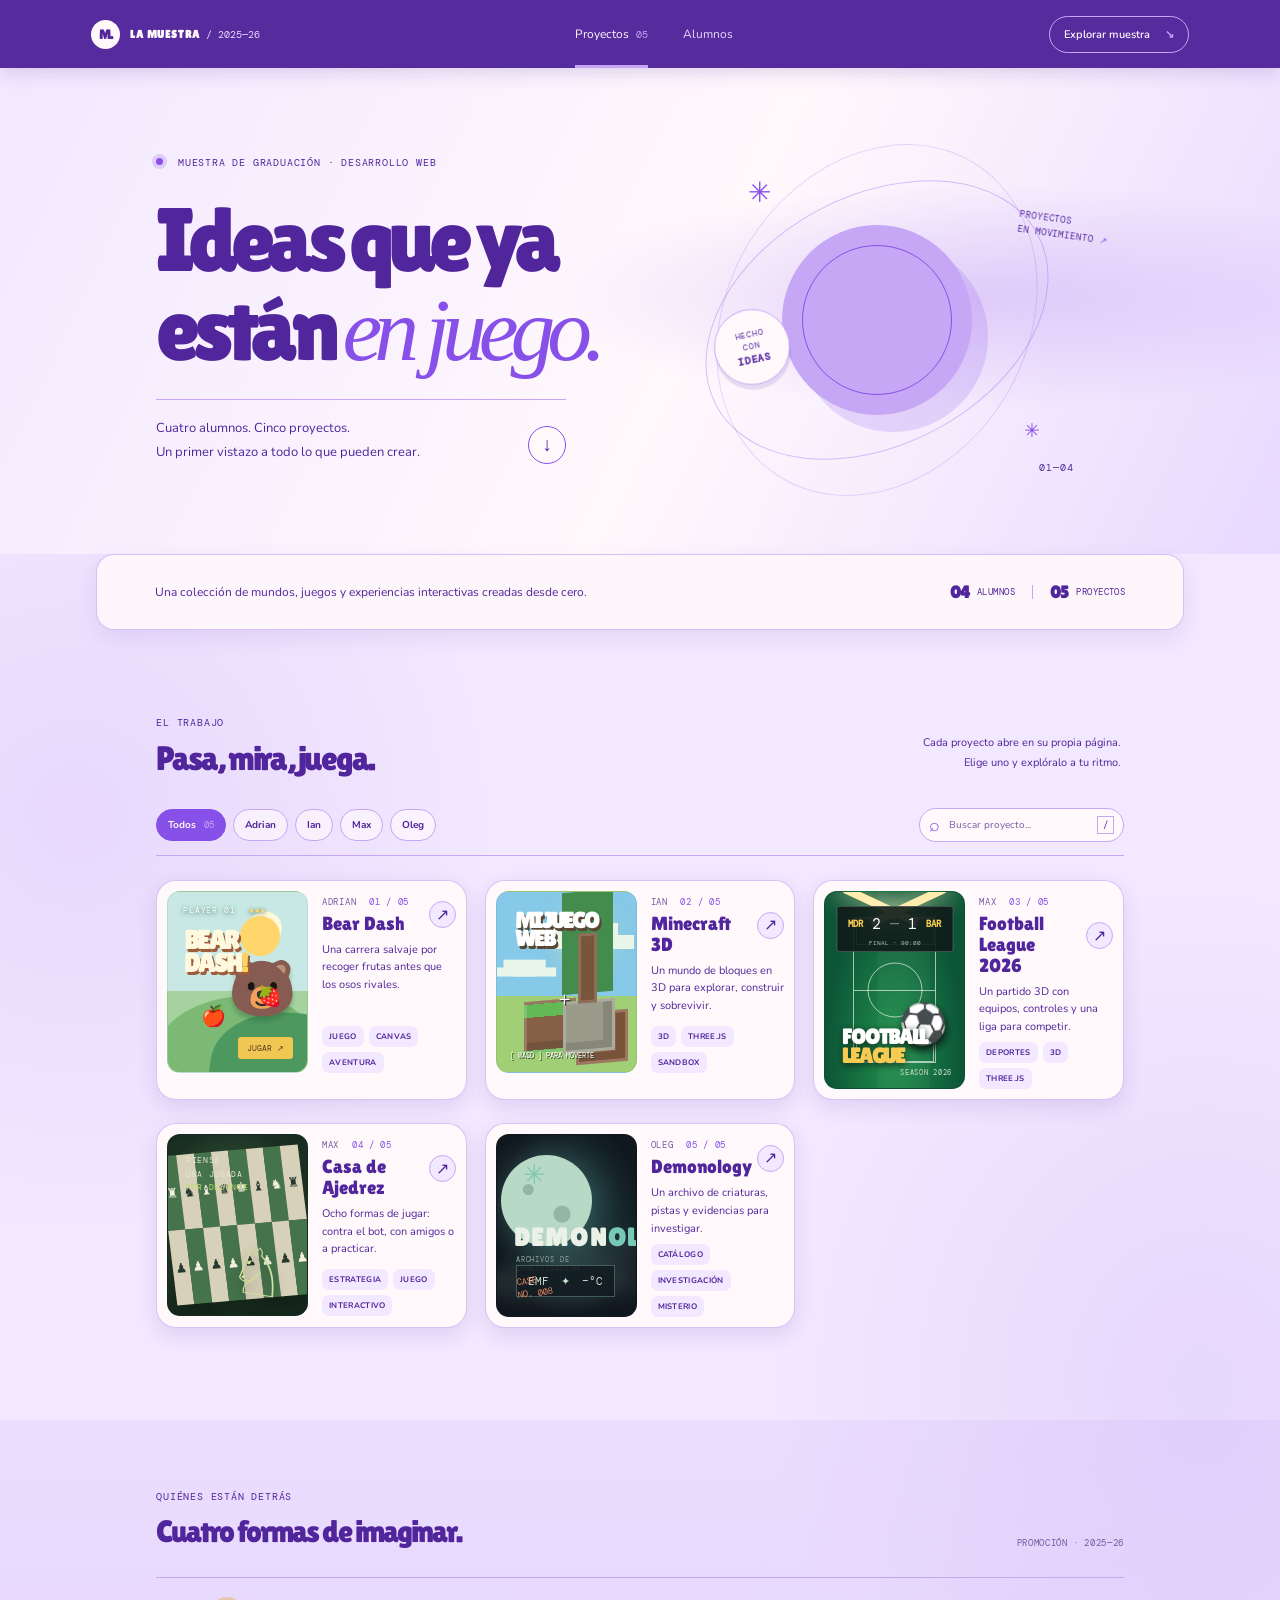
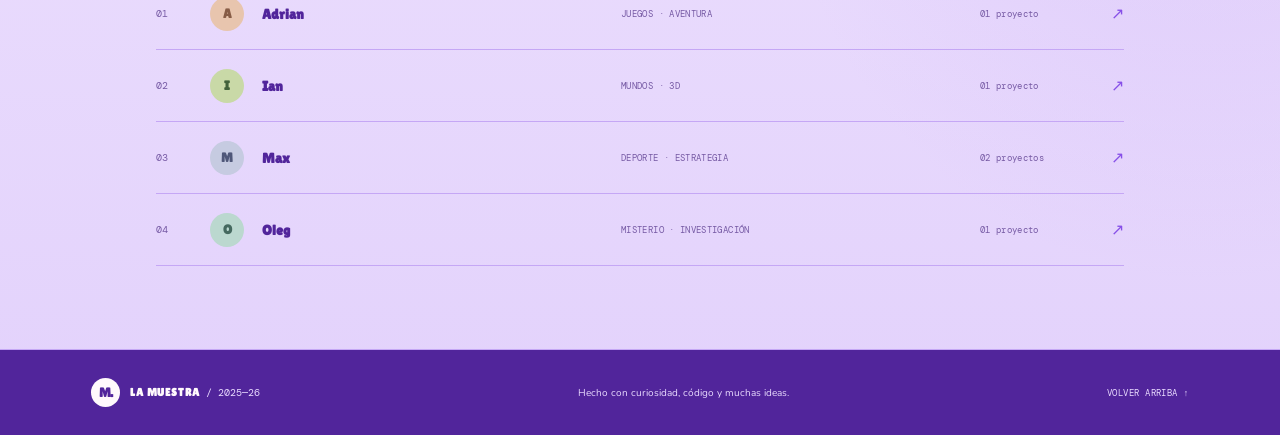
<file: index.html>
<!doctype html>
<html lang="es">
  <head>
    <meta charset="UTF-8" />
    <meta name="viewport" content="width=device-width, initial-scale=1.0" />
    <meta name="theme-color" content="#5b21b6" />
    <meta name="description" content="Una muestra de los proyectos web creados por Adrian, Ian, Max y Oleg." />
    <title>La muestra — Proyectos de graduación</title>
    <link rel="preconnect" href="https://fonts.googleapis.com" />
    <link rel="preconnect" href="https://fonts.gstatic.com" crossorigin />
    <link href="https://fonts.googleapis.com/css2?family=DM+Mono:wght@400;500&family=Lilita+One&family=Nunito:wght@400;600;700;800&display=swap" rel="stylesheet" />
    <link rel="stylesheet" href="assets/css/styles.css" />
    <link rel="stylesheet" href="assets/css/brand.css" />
    <script src="assets/js/main.js" defer></script>
  </head>
  <body>
    <header class="site-header">
      <a class="brand" href="#inicio" aria-label="La muestra, inicio">
        <span class="brand-mark" aria-hidden="true">M.</span>
        <span>LA MUESTRA<span class="brand-year"> / 2025—26</span></span>
      </a>
      <nav class="top-nav" aria-label="Navegación principal">
        <a class="nav-link active" href="#proyectos">Proyectos <span>05</span></a>
        <a class="nav-link" href="#alumnos">Alumnos</a>
      </nav>
      <a class="header-cta" href="#proyectos">Explorar muestra <span aria-hidden="true">↘</span></a>
    </header>

    <main id="inicio">
      <section class="hero" aria-labelledby="hero-title">
        <div class="hero-copy">
          <p class="eyebrow"><span class="live-dot"></span> MUESTRA DE GRADUACIÓN · DESARROLLO WEB</p>
          <h1 id="hero-title">Ideas que ya<br />están <span>en juego.</span></h1>
          <div class="hero-bottom">
            <p>Cuatro alumnos. Cinco proyectos.<br />Un primer vistazo a todo lo que pueden crear.</p>
            <a href="#proyectos" class="round-link" aria-label="Ver proyectos">↓</a>
          </div>
        </div>
        <div class="hero-art" aria-hidden="true">
          <div class="art-orbit orbit-one"></div>
          <div class="art-orbit orbit-two"></div>
          <div class="art-sun"></div>
          <div class="art-spark spark-one">✳</div>
          <div class="art-spark spark-two">✳</div>
          <div class="art-caption">PROYECTOS<br />EN MOVIMIENTO <span>↗</span></div>
          <div class="art-stamp">HECHO<br />CON<br /><b>IDEAS</b></div>
          <div class="art-number">01—04</div>
        </div>
      </section>

      <section class="intro-strip" aria-label="Resumen de la muestra">
        <p>Una colección de mundos, juegos y experiencias interactivas creadas desde cero.</p>
        <div class="summary"><span>04</span> ALUMNOS <i></i> <span>05</span> PROYECTOS</div>
      </section>

      <section class="work-section" id="proyectos" aria-labelledby="projects-title">
        <div class="section-heading">
          <div>
            <p class="eyebrow">EL TRABAJO</p>
            <h2 id="projects-title">Pasa, mira, juega.</h2>
          </div>
          <p class="section-aside">Cada proyecto abre en su propia página.<br />Elige uno y explóralo a tu ritmo.</p>
        </div>

        <div class="toolbar">
          <div class="filters" role="group" aria-label="Filtrar proyectos por alumno">
            <button class="filter-button is-active" type="button" data-filter="todos" aria-pressed="true">Todos <span>05</span></button>
            <button class="filter-button" type="button" data-filter="Adrian" aria-pressed="false">Adrian</button>
            <button class="filter-button" type="button" data-filter="Ian" aria-pressed="false">Ian</button>
            <button class="filter-button" type="button" data-filter="Max" aria-pressed="false">Max</button>
            <button class="filter-button" type="button" data-filter="Oleg" aria-pressed="false">Oleg</button>
          </div>
          <label class="search-box">
            <span aria-hidden="true">⌕</span>
            <span class="sr-only">Buscar proyectos</span>
            <input id="project-search" type="search" placeholder="Buscar proyecto..." autocomplete="off" />
            <kbd>/</kbd>
          </label>
        </div>

        <div class="project-grid" id="project-grid" aria-live="polite">
          <article class="project-card card-bear" data-student="Adrian" data-search="bear dash osos juego aventura arcade">
            <a class="card-link" href="Pagina%20Adrian/osos.html" target="_blank" rel="noopener noreferrer" aria-label="Abrir Bear Dash de Adrian en una nueva pestaña">
              <div class="card-art bear-art">
                <div class="bear-sky"></div><div class="bear-hill hill-back"></div><div class="bear-hill hill-front"></div>
                <span class="bear-sun"></span><span class="bear-emoji">🐻</span><span class="bear-fruit fruit-one">🍎</span><span class="bear-fruit fruit-two">🍓</span>
                <span class="art-label">PLAYER 01 <i>●●●</i></span><span class="art-word">BEAR<br />DASH<span>!</span></span>
                <span class="play-chip">JUGAR ↗</span>
              </div>
              <div class="card-info"><div><p class="card-student">ADRIAN <span>01 / 05</span></p><h3>Bear Dash</h3></div><span class="card-arrow" aria-hidden="true">↗</span></div>
              <p class="card-description">Una carrera salvaje por recoger frutas antes que los osos rivales.</p>
              <div class="card-tags"><span>JUEGO</span><span>CANVAS</span><span>AVENTURA</span></div>
            </a>
          </article>

          <article class="project-card card-minecraft" data-student="Ian" data-search="minecraft 3d bloques construcción mundo inventario">
            <a class="card-link" href="Pagina%20Ian/index.html" target="_blank" rel="noopener noreferrer" aria-label="Abrir Minecraft 3D de Ian en una nueva pestaña">
              <div class="card-art minecraft-art">
                <div class="pixel-sun"></div><div class="pixel-cloud cloud-one"></div><div class="pixel-cloud cloud-two"></div>
                <div class="voxel voxel-grass"></div><div class="voxel voxel-dirt"></div><div class="voxel voxel-stone"></div><div class="voxel voxel-tree"></div>
                <span class="pixel-title">MI JUEGO<br />WEB</span><span class="pixel-hint">[ WASD ] PARA MOVERTE</span><span class="pixel-cursor">＋</span>
              </div>
              <div class="card-info"><div><p class="card-student">IAN <span>02 / 05</span></p><h3>Minecraft 3D</h3></div><span class="card-arrow" aria-hidden="true">↗</span></div>
              <p class="card-description">Un mundo de bloques en 3D para explorar, construir y sobrevivir.</p>
              <div class="card-tags"><span>3D</span><span>THREE.JS</span><span>SANDBOX</span></div>
            </a>
          </article>

          <article class="project-card card-football" data-student="Max" data-search="football league fútbol soccer estadio deporte">
            <a class="card-link" href="Pagina%20Max/football_league_2026.html" target="_blank" rel="noopener noreferrer" aria-label="Abrir Football League 2026 de Max en una nueva pestaña">
              <div class="card-art football-art">
                <div class="stadium-lights lights-left"></div><div class="stadium-lights lights-right"></div>
                <div class="field-lines"><span class="center-circle"></span><span class="field-box box-top"></span><span class="field-box box-bottom"></span></div>
                <span class="scoreboard"><b>MDR</b> 2 <i>—</i> 1 <b>BAR</b><small>FINAL · 90:00</small></span>
                <span class="football-ball">⚽</span><span class="football-title">FOOTBALL<br /><b>LEAGUE</b></span>
                <span class="season-tag">SEASON 2026</span>
              </div>
              <div class="card-info"><div><p class="card-student">MAX <span>03 / 05</span></p><h3>Football League 2026</h3></div><span class="card-arrow" aria-hidden="true">↗</span></div>
              <p class="card-description">Un partido 3D con equipos, controles y una liga para competir.</p>
              <div class="card-tags"><span>DEPORTES</span><span>3D</span><span>THREE.JS</span></div>
            </a>
          </article>

          <article class="project-card card-chess" data-student="Max" data-search="ajedrez chess estrategia tablero bot juego">
            <a class="card-link" href="Pagina%20Max/ajedres.html" target="_blank" rel="noopener noreferrer" aria-label="Abrir Ajedrez de Max en una nueva pestaña">
              <div class="card-art chess-art">
                <div class="chess-glow"></div><div class="chess-board" aria-hidden="true"><span>♜</span><span>♞</span><span>♝</span><span>♛</span><span>♚</span><span>♝</span><span>♞</span><span>♜</span><span>♟</span><span>♟</span><span>♟</span><span>♟</span><span>♟</span><span>♟</span><span>♟</span><span>♟</span></div>
                <span class="chess-note">PIENSA<br />UNA JUGADA<br /><b>POR DELANTE.</b></span><span class="chess-knight">♘</span>
              </div>
              <div class="card-info"><div><p class="card-student">MAX <span>04 / 05</span></p><h3>Casa de Ajedrez</h3></div><span class="card-arrow" aria-hidden="true">↗</span></div>
              <p class="card-description">Ocho formas de jugar: contra el bot, con amigos o a practicar.</p>
              <div class="card-tags"><span>ESTRATEGIA</span><span>JUEGO</span><span>INTERACTIVO</span></div>
            </a>
          </article>

          <article class="project-card card-demonology" data-student="Oleg" data-search="demonology fantasmas investigación archivo evidencias misterio">
            <a class="card-link" href="Pagina%20Oleg/index.html" target="_blank" rel="noopener noreferrer" aria-label="Abrir Demonology de Oleg en una nueva pestaña">
              <div class="card-art demon-art">
                <div class="demon-moon"></div><div class="demon-fog fog-one"></div><div class="demon-fog fog-two"></div>
                <span class="demon-sigil">✳</span><span class="demon-title">DEMON<span>OLOGY</span></span><span class="demon-subtitle">ARCHIVOS DE INVESTIGACIÓN</span>
                <div class="evidence-card"><span>EMF</span><span>✦</span><span>−°C</span></div><span class="file-stamp">CASE<br />NO. 008</span>
              </div>
              <div class="card-info"><div><p class="card-student">OLEG <span>05 / 05</span></p><h3>Demonology</h3></div><span class="card-arrow" aria-hidden="true">↗</span></div>
              <p class="card-description">Un archivo de criaturas, pistas y evidencias para investigar.</p>
              <div class="card-tags"><span>CATÁLOGO</span><span>INVESTIGACIÓN</span><span>MISTERIO</span></div>
            </a>
          </article>
        </div>
        <p class="empty-state" id="empty-state" hidden>No encontramos proyectos con esa búsqueda. Prueba otro nombre.</p>
      </section>

      <section class="students-section" id="alumnos" aria-labelledby="students-title">
        <div class="students-heading"><div><p class="eyebrow">QUIÉNES ESTÁN DETRÁS</p><h2 id="students-title">Cuatro formas de imaginar.</h2></div><span class="student-count">PROMOCIÓN · 2025—26</span></div>
        <div class="student-list">
          <a href="#proyectos" class="student-row" data-student-link="Adrian"><span class="student-index">01</span><span class="student-avatar avatar-adrian">A</span><span class="student-name">Adrian</span><span class="student-focus">JUEGOS · AVENTURA</span><span class="student-project-count">01 proyecto</span><span class="student-arrow">↗</span></a>
          <a href="#proyectos" class="student-row" data-student-link="Ian"><span class="student-index">02</span><span class="student-avatar avatar-ian">I</span><span class="student-name">Ian</span><span class="student-focus">MUNDOS · 3D</span><span class="student-project-count">01 proyecto</span><span class="student-arrow">↗</span></a>
          <a href="#proyectos" class="student-row" data-student-link="Max"><span class="student-index">03</span><span class="student-avatar avatar-max">M</span><span class="student-name">Max</span><span class="student-focus">DEPORTE · ESTRATEGIA</span><span class="student-project-count">02 proyectos</span><span class="student-arrow">↗</span></a>
          <a href="#proyectos" class="student-row" data-student-link="Oleg"><span class="student-index">04</span><span class="student-avatar avatar-oleg">O</span><span class="student-name">Oleg</span><span class="student-focus">MISTERIO · INVESTIGACIÓN</span><span class="student-project-count">01 proyecto</span><span class="student-arrow">↗</span></a>
        </div>
      </section>
    </main>

    <footer class="site-footer"><a class="brand" href="#inicio"><span class="brand-mark">M.</span><span>LA MUESTRA<span class="brand-year"> / 2025—26</span></span></a><p>Hecho con curiosidad, código y muchas ideas.</p><a href="#inicio" class="back-top">VOLVER ARRIBA ↑</a></footer>
  </body>
</html>
</file>
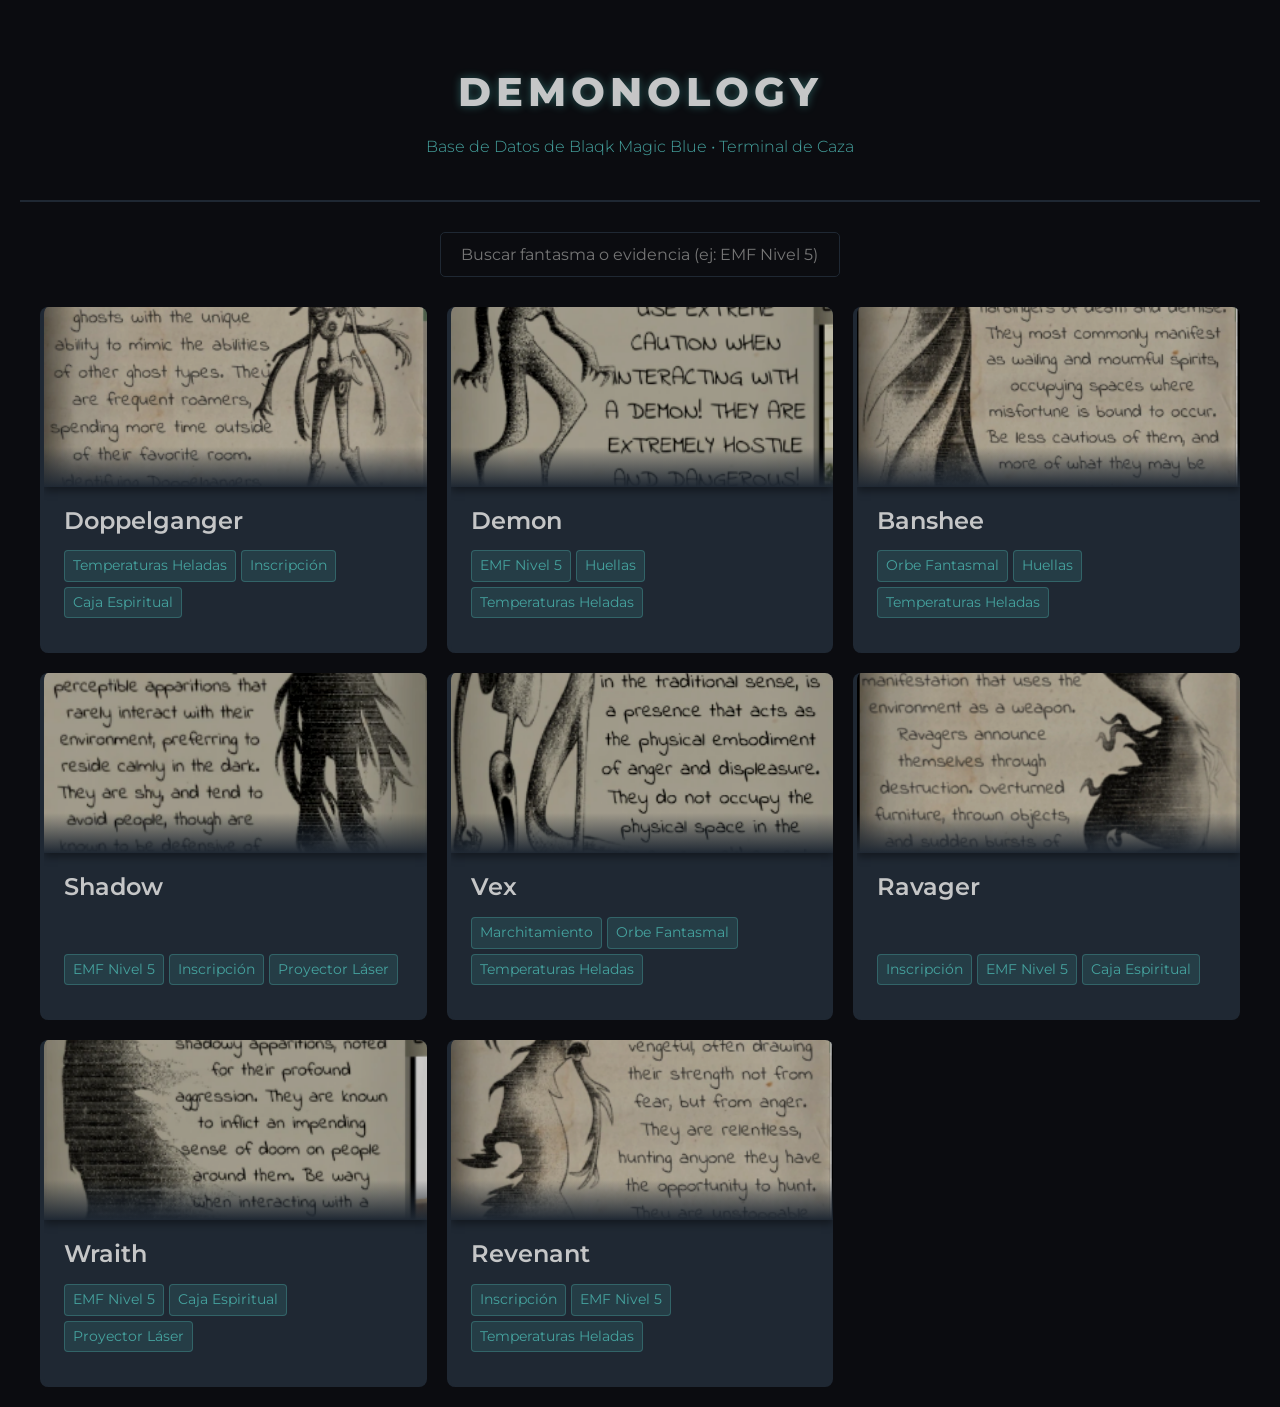
<file: Pagina Oleg/index.html>
<!DOCTYPE html>
<html lang="es">
<head>
    <meta charset="UTF-8">
    <meta name="viewport" content="width=device-width, initial-scale=1.0">
    <title>Demonology (Roblox) - Archivos de Investigación</title>
    <link href="https://fonts.googleapis.com/css2?family=Montserrat:wght@300;600;800&display=swap" rel="stylesheet">
    <style>
        :root {
            --bg-color: #0b0c10;
            --panel-bg: #1f2833;
            --text-main: #c5c6c7;
            --accent: #66fcf1;
            --accent-hover: #45a29e;
            --danger: #b81d1d;
        }

        * {
            margin: 0;
            padding: 0;
            box-sizing: border-box;
        }

        body {
            font-family: 'Montserrat', sans-serif;
            background-color: var(--bg-color);
            color: var(--text-main);
            line-height: 1.6;
            padding: 20px;
        }

        header {
            text-align: center;
            padding: 40px 20px;
            border-bottom: 2px solid var(--panel-bg);
            margin-bottom: 30px;
            animation: flicker 4s infinite;
        }

        h1 {
            font-weight: 800;
            text-transform: uppercase;
            letter-spacing: 5px;
            font-size: 2.5rem;
            color: var(--text-main);
            text-shadow: 0 0 10px rgba(102, 252, 241, 0.3);
        }

        header p {
            color: var(--accent-hover);
            font-weight: 300;
            margin-top: 10px;
        }

        .container {
            max-width: 1200px;
            margin: 0 auto;
        }

        .controls {
            display: flex;
            justify-content: center;
            gap: 15px;
            margin-bottom: 30px;
        }

        input[type="text"] {
            padding: 12px 20px;
            border: 1px solid var(--panel-bg);
            background-color: var(--bg-color);
            color: var(--accent);
            font-family: 'Montserrat', sans-serif;
            font-size: 1rem;
            border-radius: 5px;
            width: 100%;
            max-width: 400px;
            transition: all 0.3s ease;
        }

        input[type="text"]:focus {
            outline: none;
            border-color: var(--accent);
            box-shadow: 0 0 8px rgba(102, 252, 241, 0.2);
        }

        .ghost-grid {
            display: grid;
            grid-template-columns: repeat(auto-fill, minmax(300px, 1fr));
            gap: 20px;
        }

        .ghost-card {
            background-color: var(--panel-bg);
            border-radius: 8px;
            cursor: pointer;
            border-left: 4px solid var(--panel-bg);
            transition: transform 0.2s ease, border-color 0.2s ease;
            position: relative;
            overflow: hidden;
            display: flex;
            flex-direction: column;
            padding-bottom: 20px; /* Agregado para espaciar el fondo */
        }

        .ghost-card:hover {
            transform: translateY(-5px);
            border-left-color: var(--accent);
        }

        .ghost-card::before {
            content: '';
            position: absolute;
            top: 0;
            left: -100%;
            width: 100%;
            height: 100%;
            background: linear-gradient(90deg, transparent, rgba(102, 252, 241, 0.05), transparent);
            transition: left 0.5s ease;
            pointer-events: none;
            z-index: 1;
        }

        .ghost-card:hover::before {
            left: 100%;
        }

        .ghost-image-container {
            width: 100%;
            height: 180px;
            position: relative;
            overflow: hidden;
            box-shadow: 0 4px 8px rgba(0, 0, 0, 0.4);
        }

        .ghost-image-container img {
            width: 100%;
            height: 100%;
            object-fit: cover;
            display: block;
            filter: brightness(0.8) contrast(1.1);
        }

        .ghost-image-container::after {
            content: '';
            position: absolute;
            bottom: 0;
            left: 0;
            width: 100%;
            height: 40px;
            background: linear-gradient(0deg, var(--panel-bg), transparent);
            pointer-events: none;
        }

        .ghost-name {
            font-size: 1.5rem;
            font-weight: 600;
            color: var(--text-main);
            margin: 15px 20px 10px 20px; /* Margen superior y lateral */
        }

        .ghost-evidence {
            font-size: 0.85rem;
            color: var(--accent-hover);
            margin: 0 20px 15px 20px; /* Margen lateral y espaciado inferior */
            display: flex;
            flex-wrap: wrap;
            gap: 5px;
            margin-top: auto;
        }

        .evidence-tag {
            background: rgba(102, 252, 241, 0.1);
            padding: 4px 8px;
            border-radius: 4px;
            border: 1px solid rgba(102, 252, 241, 0.2);
        }

        .ghost-details {
            font-size: 0.9rem;
            display: none;
            margin: 0 20px 0 20px; /* Márgenes laterales */
            padding-top: 15px;
            border-top: 1px solid rgba(255, 255, 255, 0.1);
        }

        .ghost-card.expanded .ghost-details {
            display: block;
            animation: fadeIn 0.3s ease;
        }

        .danger-text {
            color: var(--danger);
            font-weight: 600;
            margin-top: 10px;
            display: block;
        }

        @keyframes fadeIn {
            from { opacity: 0; transform: translateY(-10px); }
            to { opacity: 1; transform: translateY(0); }
        }

        @keyframes flicker {
            0%, 19.999%, 22%, 62.999%, 64%, 64.999%, 70%, 100% {
                opacity: 1;
            }
            20%, 21.999%, 63%, 63.999%, 65%, 69.999% {
                opacity: 0.4;
            }
        }
    </style>
</head>
<body>

    <header>
        <h1>Demonology</h1>
        <p>Base de Datos de Blaqk Magic Blue • Terminal de Caza</p>
    </header>

    <div class="container">
        <div class="controls">
            <input type="text" id="searchInput" placeholder="Buscar fantasma o evidencia (ej: EMF Nivel 5)...">
        </div>

        <div class="ghost-grid" id="ghostGrid">
            <!-- Los fantasmas se renderizarán aquí vía JavaScript -->
        </div>
    </div>

    <script>
        const ghostDatabase = [
            {
                name: "Doppelganger",
                image: "img/dopplenganger.png",
                evidence: ["Temperaturas Heladas", "Inscripción", "Caja Espiritual"],
                description: "Un fantasma engañoso. Imita las habilidades de otros fantasmas y puede generar Orbes Fantasmales falsos para confundir a los investigadores.",
                warning: "Si encuentras un Orbe Fantasmal, ten cuidado: puede ser falso. Si además no se quema al atravesar fuego sagrado, es un Doppelganger."
            },
            {
                name: "Demon",
                image: "img/demon.png",
                evidence: ["EMF Nivel 5", "Huellas", "Temperaturas Heladas"],
                description: "Caza con mucha más frecuencia que otros fantasmas. Los crucifijos tienen un rango mayor de efectividad contra ellos y flotan al usarse.",
                warning: "Si tu cruz/crucifijo flota en el aire al quemarse, es una confirmación absoluta de que te enfrentas a un Demonio."
            },
            {
                name: "Banshee",
                image: "img/banshee.png",
                evidence: ["Orbe Fantasmal", "Huellas", "Temperaturas Heladas"],
                description: "Puede romper múltiples ventanas o espejos a la vez. A veces emite un lamento único al comenzar su caza.",
                warning: "Disminuye su velocidad cada vez que mata a alguien. Mantente atento a la rotura masiva de cristales."
            },
            {
                name: "Shadow",
                image: "img/shadow.png",
                evidence: ["EMF Nivel 5", "Inscripción", "Proyector Láser"],
                description: "Produce cambios de temperatura mucho más bajos. Su velocidad de movimiento es menor en habitaciones iluminadas.",
                warning: "Si la temperatura en una habitación cambia repentinamente en más de 0.1°C en un solo salto, NO es un Shadow."
            },
            {
                name: "Vex",
                image: "img/vex.png",
                evidence: ["Marchitamiento", "Orbe Fantasmal", "Temperaturas Heladas"],
                description: "Un fantasma evasivo que no aparece en los escáneres LIDAR y tiene la habilidad innata de atravesar paredes.",
                warning: "Si el fantasma atraviesa una pared y NO aparece en los escáneres LIDAR de tu equipo, definitivamente estás ante un Vex."
            },
            {
                name: "Ravager",
                image: "img/ravager.png",
                evidence: ["Inscripción", "EMF Nivel 5", "Caja Espiritual"],
                description: "Entidad violenta que lanza múltiples objetos a la vez. Durante una caza, puede crear un vórtice de objetos a su alrededor.",
                warning: "Todos sus eventos paranormales (como luces parpadeantes) dejarán siempre una evidencia de EMF Nivel 5."
            },
            {
                name: "Wraith",
                image: "img/wraith.png",
                evidence: ["EMF Nivel 5", "Caja Espiritual", "Proyector Láser"],
                description: "Agota la energía del jugador muy rápidamente (0.2-0.4% por segundo) con su presencia. No altera las líneas de sal.",
                warning: "Si el fantasma camina directamente a través de una línea de sal sin perturbarla, tienes la confirmación de que es un Wraith."
            },
            {
                name: "Revenant",
                image: "img/revenant.png",
                evidence: ["Inscripción", "EMF Nivel 5", "Temperaturas Heladas"],
                description: "Tiene un tiempo de recarga entre cazas muy bajo. Se detendrá inmediatamente si logra atrapar a una víctima.",
                warning: "Si la cacería termina instantáneamente al momento de que tú o un compañero de equipo mueren, es un Revenant garantizado."
            }
        ];

        const grid = document.getElementById('ghostGrid');
        const searchInput = document.getElementById('searchInput');

        function renderGhosts(ghosts) {
            grid.innerHTML = '';
            
            ghosts.forEach((ghost, index) => {
                const evidenceTags = ghost.evidence.map(e => `<span class="evidence-tag">${e}</span>`).join('');
                
                const card = document.createElement('div');
                card.className = 'ghost-card';
                card.innerHTML = `
                    <div class="ghost-image-container">
                        <img src="${ghost.image}" alt="${ghost.name}">
                    </div>
                    <div class="ghost-name">${ghost.name}</div>
                    <div class="ghost-evidence">
                        ${evidenceTags}
                    </div>
                    <div class="ghost-details">
                        <p>${ghost.description}</p>
                        <span class="danger-text">⚠️ ${ghost.warning}</span>
                    </div>
                `;

                card.addEventListener('click', () => {
                    const isExpanded = card.classList.contains('expanded');
                    document.querySelectorAll('.ghost-card').forEach(c => c.classList.remove('expanded'));
                    if (!isExpanded) {
                        card.classList.add('expanded');
                    }
                });

                grid.appendChild(card);
            });
        }

        searchInput.addEventListener('input', (e) => {
            const searchTerm = e.target.value.toLowerCase();
            const filteredGhosts = ghostDatabase.filter(ghost => {
                const matchesName = ghost.name.toLowerCase().includes(searchTerm);
                const matchesEvidence = ghost.evidence.some(ev => ev.toLowerCase().includes(searchTerm));
                return matchesName || matchesEvidence;
            });
            renderGhosts(filteredGhosts);
        });

        renderGhosts(ghostDatabase);
    </script>
</body>
</html>
</file>
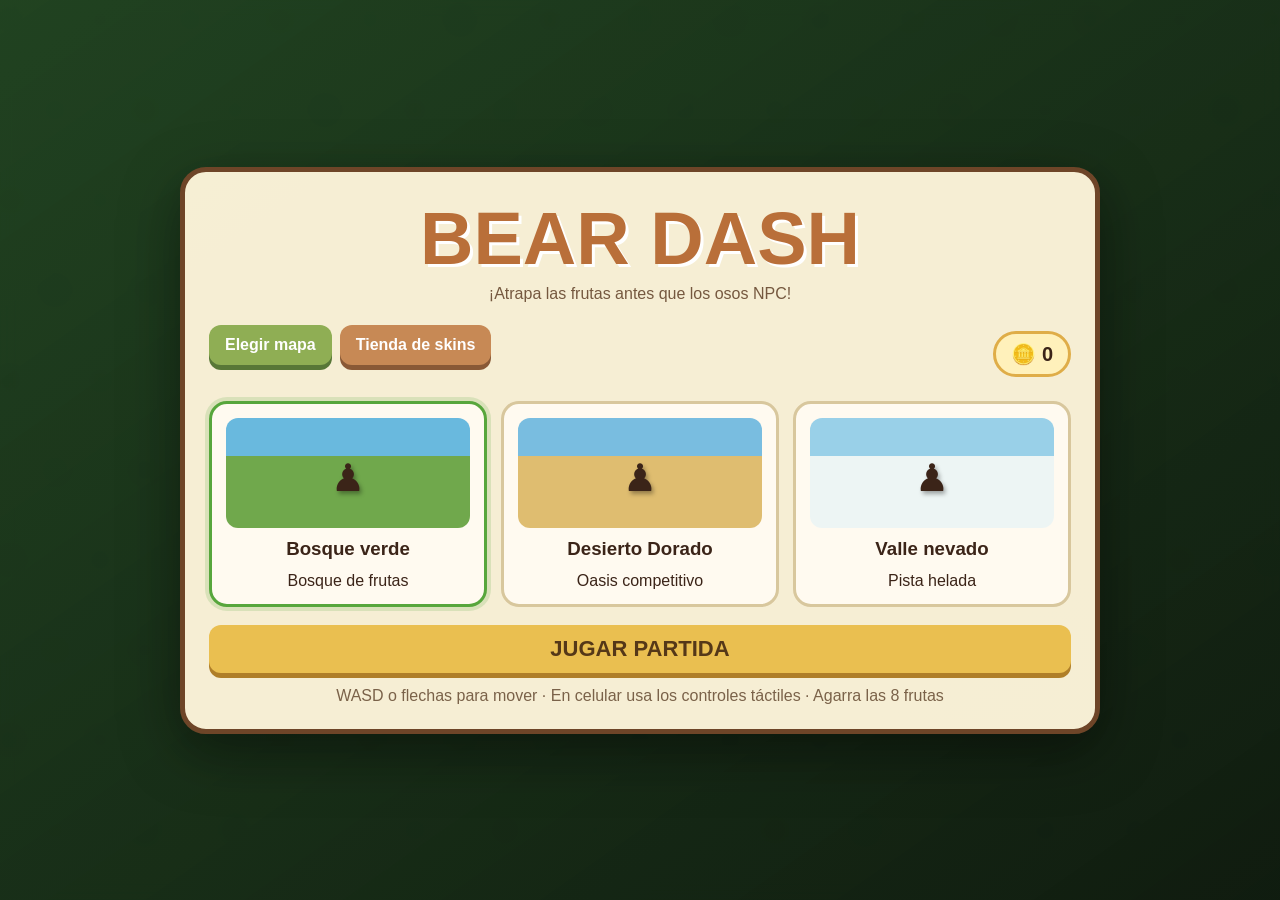
<file: Pagina Adrian/osos.html>
<!DOCTYPE html>
<html lang="es">
<head>
  <meta charset="UTF-8">
  <meta name="viewport" content="width=device-width, initial-scale=1.0">
  <title>Bear Dash - Aventura Salvaje</title>
  <style>
    :root { --gold:#ffcc4d; --cream:#fff6dc; --brown:#3b2418; --green:#66a94d; }
    * { box-sizing:border-box; }
    body { margin:0; overflow:hidden; background:#10170f; color:white; font-family:"Trebuchet MS",Arial,sans-serif; }
    canvas { display:block; width:100vw; height:100vh; }
    #app { position:fixed; inset:0; }
    .panel {
      position:absolute; inset:0; display:grid; place-items:center;
      background:linear-gradient(145deg,rgba(20,50,26,.86),rgba(12,22,13,.96));
      backdrop-filter:blur(7px); z-index:20;
    }
    .hidden { display:none !important; }
    .card {
      width:min(920px,92vw); max-height:92vh; overflow:auto;
      background:rgba(255,246,220,.96); color:var(--brown);
      border:5px solid #6e4528; border-radius:26px;
      box-shadow:0 18px 60px rgba(0,0,0,.45); padding:24px;
    }
    h1,h2,h3 { margin:0 0 12px; }
    h1 { color:#b96f39; font-size:clamp(42px,7vw,74px); text-shadow:3px 3px 0 #fff; text-align:center; }
    h2 { font-size:28px; }
    .subtitle { text-align:center; margin:-8px 0 22px; color:#75583f; }
    .topbar { display:flex; justify-content:space-between; align-items:center; margin-bottom:18px; }
    .money { background:#fff1bb; border:3px solid #dfad48; border-radius:999px; padding:8px 15px; font-size:20px; font-weight:bold; }
    .tabs { display:flex; gap:8px; margin-bottom:18px; }
     button {
       border:0; border-radius:12px; padding:11px 16px; cursor:pointer;
       background:#8fae54; color:white; font-weight:bold; font-size:16px;
       box-shadow:0 5px 0 #587737; transition:.12s;
     }
    button:hover { transform:translateY(-2px); filter:brightness(1.07); }
    button:active { transform:translateY(3px); box-shadow:0 2px 0 #587737; }
    button.secondary { background:#c78955; box-shadow:0 5px 0 #895936; }
    button.gold { background:#eabf50; color:#553818; box-shadow:0 5px 0 #af7e28; }
    .grid { display:grid; grid-template-columns:repeat(3,1fr); gap:14px; }
    .map-card,.skin-card {
      border:3px solid #d8c79d; border-radius:18px; padding:14px; background:#fffaf0;
      text-align:center; cursor:pointer;
    }
    .map-card.selected,.skin-card.selected { border-color:#57a63c; box-shadow:0 0 0 4px rgba(87,166,60,.18); }
    .map-preview { height:110px; border-radius:12px; margin-bottom:10px; position:relative; overflow:hidden; }
    .forest { background:linear-gradient(#69b9de 0 35%,#70a84c 35%); }
    .desert { background:linear-gradient(#79bde0 0 35%,#dfbd70 35%); }
    .snow { background:linear-gradient(#99d0e8 0 35%,#edf5f4 35%); }
    .map-preview:after { content:"♟"; position:absolute; left:50%; top:55%; transform:translate(-50%,-50%); font-size:38px; filter:drop-shadow(2px 3px 2px #0005); }
    .skin-preview { width:82px; height:82px; border-radius:50%; margin:0 auto 10px; display:grid; place-items:center; font-size:54px; background:#eee0bd; }
    .price { color:#946a25; font-weight:bold; }
    #hud {
      position:absolute; left:18px; right:18px; top:14px; z-index:10;
      display:flex; justify-content:space-between; pointer-events:none;
    }
    .hudbox { background:rgba(35,28,20,.82); border:2px solid rgba(255,255,255,.35); border-radius:14px; padding:9px 13px; text-shadow:1px 2px 2px #000; }
    #message {
      position:absolute; left:50%; top:42%; transform:translate(-50%,-50%);
      z-index:12; display:none; text-align:center;
      font-size:clamp(38px,8vw,82px); font-weight:bold;
      text-shadow:0 5px 0 #50301c,0 8px 20px #000;
    }
     .controls { text-align:center; color:#7a6249; margin-top:14px; }
     #touch-controls {
       position:fixed; left:18px; bottom:18px; z-index:11; display:none;
       grid-template-columns:repeat(3,54px); grid-template-rows:repeat(2,54px); gap:8px;
       touch-action:none; user-select:none;
     }
     #touch-controls.active { display:grid; }
     .touch-button {
       display:grid; place-items:center; padding:0; border:2px solid rgba(255,255,255,.65);
       border-radius:14px; background:rgba(35,28,20,.78); color:white; font-size:25px;
       box-shadow:0 4px 0 rgba(0,0,0,.25); touch-action:none;
     }
     .touch-button[data-key="w"] { grid-column:2; }
     .touch-button[data-key="a"] { grid-column:1; grid-row:2; }
     .touch-button[data-key="s"] { grid-column:2; grid-row:2; }
     .touch-button[data-key="d"] { grid-column:3; grid-row:2; }
     .touch-button:active { transform:translateY(3px); box-shadow:0 1px 0 rgba(0,0,0,.25); }
     @media(max-width:700px) { .grid { grid-template-columns:1fr; } .card { padding:16px; } }
  </style>
</head>
<body>
<div id="app">
  <canvas id="game"></canvas>
  <div id="hud" class="hidden">
    <div class="hudbox">Frutas: <b id="score">0</b>/8</div>
    <div class="hudbox" id="mapName">Bosque</div>
  </div>
  <div id="message"></div>

  <div id="menu" class="panel">
    <div class="card">
      <h1>BEAR DASH</h1>
      <p class="subtitle">¡Atrapa las frutas antes que los osos NPC!</p>
      <div class="topbar">
        <div class="tabs">
          <button id="tabMaps">Elegir mapa</button>
          <button id="tabSkins" class="secondary">Tienda de skins</button>
        </div>
        <div class="money">🪙 <span id="money">0</span></div>
      </div>
      <section id="mapsSection"></section>
      <section id="skinsSection" class="hidden"></section>
      <button id="play" class="gold" style="width:100%;margin-top:18px;font-size:22px">JUGAR PARTIDA</button>
       <div class="controls">WASD o flechas para mover · En celular usa los controles táctiles · Agarra las 8 frutas</div>
     </div>
   </div>
   <div id="touch-controls" aria-label="Controles táctiles">
     <button class="touch-button" type="button" data-key="w" aria-label="Mover arriba">▲</button>
     <button class="touch-button" type="button" data-key="a" aria-label="Mover a la izquierda">◀</button>
     <button class="touch-button" type="button" data-key="s" aria-label="Mover abajo">▼</button>
     <button class="touch-button" type="button" data-key="d" aria-label="Mover a la derecha">▶</button>
   </div>
 </div>

<script>
const canvas = document.getElementById('game');
const ctx = canvas.getContext('2d');
let W=innerWidth,H=innerHeight;
function resize(){ W=canvas.width=innerWidth; H=canvas.height=innerHeight; }
addEventListener('resize',resize); resize();

let coins=Number(localStorage.getItem('bearCoins')||0);
let owned=JSON.parse(localStorage.getItem('bearOwned')||'["classic"]');
let selectedSkin=localStorage.getItem('bearSkin')||'classic';
let selectedMap=localStorage.getItem('bearMap')||'forest';

const skins=[
  {id:'classic',name:'Oso clásico',emoji:'🐻',price:0},
  {id:'panda',name:'Panda',emoji:'🐼',price:150},
  {id:'polar',name:'Oso polar',emoji:'🐻‍❄️',price:300},
  {id:'gummy',name:'Osito gominola',emoji:'🧸',price:500}
];
const maps=[
  {id:'forest',name:'Bosque verde',class:'forest',ground:'#70a84c',detail:'#315e32'},
  {id:'desert',name:'Desierto Dorado',class:'desert',ground:'#dfbd70',detail:'#a66d31'},
  {id:'snow',name:'Valle nevado',class:'snow',ground:'#edf5f4',detail:'#77aeb8'}
];

const menu=document.getElementById('menu'), mapsSection=document.getElementById('mapsSection'), skinsSection=document.getElementById('skinsSection');
function save(){ localStorage.setItem('bearCoins',coins); localStorage.setItem('bearOwned',JSON.stringify(owned)); localStorage.setItem('bearSkin',selectedSkin); localStorage.setItem('bearMap',selectedMap); document.getElementById('money').textContent=coins; }

function renderMaps(){
  let html='<div class="grid">';
  maps.forEach(m=>{
    const subtitle=m.id==='forest'?'Bosque de frutas':m.id==='desert'?'Oasis competitivo':'Pista helada';
    html+='<div class="map-card '+(m.id===selectedMap?'selected':'')+'" data-map="'+m.id+'">'+
      '<div class="map-preview '+m.class+'"></div><h3>'+m.name+'</h3><span>'+subtitle+'</span></div>';
  });
  mapsSection.innerHTML=html+'</div>';
  mapsSection.querySelectorAll('.map-card').forEach(el=>el.onclick=()=>{selectedMap=el.dataset.map;save();renderMaps();});
}
function renderSkins(){
  let html='<div class="grid">';
  skins.forEach(s=>{
    const have=owned.includes(s.id);
    html+='<div class="skin-card '+(s.id===selectedSkin?'selected':'')+'" data-skin="'+s.id+'">'+
      '<div class="skin-preview">'+s.emoji+'</div><h3>'+s.name+'</h3><span class="price">'+(have?'Adquirido':'🪙 '+s.price)+'</span></div>';
  });
  skinsSection.innerHTML=html+'</div>';
  skinsSection.querySelectorAll('.skin-card').forEach(el=>el.onclick=()=>{
    const s=skins.find(x=>x.id===el.dataset.skin);
    if(owned.includes(s.id)){selectedSkin=s.id;}
    else if(coins>=s.price){coins-=s.price;owned.push(s.id);selectedSkin=s.id;}
    else { el.animate([{transform:'translateX(-5px)'},{transform:'translateX(5px)'},{transform:'translateX(0)'}],{duration:220}); }
    save();renderSkins();
  });
}
document.getElementById('tabMaps').onclick=()=>{mapsSection.classList.remove('hidden');skinsSection.classList.add('hidden');};
document.getElementById('tabSkins').onclick=()=>{mapsSection.classList.add('hidden');skinsSection.classList.remove('hidden');};

let gameRunning=false, won=false, score=0, player,npcs=[],fruits=[],obstacles=[];
const keys={};
addEventListener('keydown',e=>{keys[e.key.toLowerCase()]=true;});
addEventListener('keyup',e=>{keys[e.key.toLowerCase()]=false;});

function rand(a,b){return a+Math.random()*(b-a);}
function dist(a,b){return Math.hypot(a.x-b.x,a.y-b.y);}
function startGame(){
  menu.classList.add('hidden'); document.getElementById('hud').classList.remove('hidden');
  document.getElementById('message').style.display='none';
  const map=maps.find(m=>m.id===selectedMap)||maps[0];
  document.getElementById('mapName').textContent=map.name;
  score=0; document.getElementById('score').textContent=score;
  player={x:W/2,y:H/2,r:22,speed:4.2};
  npcs=[]; fruits=[]; obstacles=[];
  for(let i=0;i<3;i++){
    let x,y;
    do{x=rand(80,W-80);y=rand(80,H-80);}while(Math.hypot(x-player.x,y-player.y)<280);
    npcs.push({x,y,r:21,speed:rand(1.15,1.55),dir:rand(0,Math.PI*2)});
  }
  for(let i=0;i<8;i++){
    let x,y;
    do{x=rand(50,W-50);y=rand(70,H-50);}while(Math.hypot(x-player.x,y-player.y)<80);
    fruits.push({x,y,r:14,got:false});
  }
  for(let i=0;i<12;i++) obstacles.push({x:rand(30,W-30),y:rand(60,H-30),r:rand(18,34)});
  gameRunning=true; won=false;
}

function skinEmoji(){return skins.find(s=>s.id===selectedSkin)?.emoji||'🐻';}
function drawBear(x,y,r,emoji){
  ctx.font=`${r*2.2}px Arial`; ctx.textAlign='center'; ctx.textBaseline='middle';
  ctx.shadowColor='rgba(0,0,0,.25)'; ctx.shadowBlur=5; ctx.fillText(emoji,x,y); ctx.shadowBlur=0;
}
function drawWorld(){
  const map=maps.find(m=>m.id===selectedMap)||maps[0];
  ctx.fillStyle=map.ground;ctx.fillRect(0,0,W,H);
  ctx.globalAlpha=.14; ctx.fillStyle=map.detail;
  for(let y=20;y<H;y+=90) for(let x=(y%180)/2;x<W;x+=90){
    ctx.beginPath();ctx.arc(x,y,8,0,Math.PI*2);ctx.fill();
  }
  ctx.globalAlpha=1;
  obstacles.forEach(o=>{
    ctx.fillStyle=map.id==='snow'?'#a8d3df':map.id==='desert'?'#916b42':'#3e6b38';
    ctx.beginPath();ctx.arc(o.x,o.y,o.r,0,Math.PI*2);ctx.fill();
  });
}
function update(){
  if(!gameRunning)return;
  let dx=0,dy=0;
  if(keys.w||keys.arrowup)dy-=1;if(keys.s||keys.arrowdown)dy+=1;
  if(keys.a||keys.arrowleft)dx-=1;if(keys.d||keys.arrowright)dx+=1;
  if(dx||dy){let l=Math.hypot(dx,dy);dx=dx/l;dy=dy/l;player.x+=dx*player.speed;player.y+=dy*player.speed;}
  player.x=Math.max(player.r,Math.min(W-player.r,player.x)); player.y=Math.max(70,Math.min(H-player.r,player.y));

  npcs.forEach(n=>{
    let near=dist(n,player)<260?{x:player.x-n.x,y:player.y-n.y}:null;
    if(near){let l=Math.hypot(near.x,near.y)||1;n.dir=Math.atan2(near.y,near.x);}
    n.x+=Math.cos(n.dir)*n.speed;n.y+=Math.sin(n.dir)*n.speed;
    if(n.x<n.r||n.x>W-n.r)n.dir=Math.PI-n.dir;
    if(n.y<70+n.r||n.y>H-n.r)n.dir=-n.dir;
  });
  fruits.forEach(f=>{
    if(!f.got&&dist(player,f)<player.r+f.r){
      f.got=true;score++;document.getElementById('score').textContent=score;
      if(score>=8) finish(true);
    }
  });
  for(const n of npcs){
    if(dist(player,n)<player.r+n.r){finish(false);break;}
  }
}
function finish(win){
  if(!gameRunning)return;
  gameRunning=false;won=win;
  const msg=document.getElementById('message');
  msg.style.display='block';
  if(win){coins+=150;save();msg.innerHTML='¡VICTORIA!<br><span style="font-size:.45em">+150 monedas 🪙</span>'; }
  else {msg.innerHTML='¡TE ATRAPARON!<br><span style="font-size:.45em">Inténtalo de nuevo</span>'; }
   setTimeout(()=>{
     msg.style.display='none';document.getElementById('hud').classList.add('hidden');menu.classList.remove('hidden');
     document.getElementById('touch-controls').classList.remove('active');
   },2200);
}
function loop(){
  update();drawWorld();
  obstacles.forEach(o=>{ctx.fillStyle='rgba(0,0,0,.12)';ctx.beginPath();ctx.ellipse(o.x+8,o.y+o.r*.7,o.r*.8,o.r*.25,0,0,Math.PI*2);ctx.fill();});
  fruits.forEach(f=>{if(!f.got){ctx.font='27px Arial';ctx.textAlign='center';ctx.textBaseline='middle';ctx.fillText(['🍓','🍎','🍊'][score%3],f.x,f.y);}});
  npcs.forEach(n=>drawBear(n.x,n.y,n.r,'🐻'));
  if(player)drawBear(player.x,player.y,player.r,skinEmoji());
  requestAnimationFrame(loop);
}

const touchControls=document.getElementById('touch-controls');
const hasTouch=window.matchMedia?.('(pointer: coarse)').matches||navigator.maxTouchPoints>0;
document.getElementById('play').onclick=()=>{
  startGame();
  if(hasTouch)touchControls.classList.add('active');
};
document.querySelectorAll('#touch-controls .touch-button').forEach(button=>{
  const key=button.dataset.key;
  const press=event=>{event.preventDefault();keys[key]=true;};
  const release=event=>{event.preventDefault();keys[key]=false;};
  button.addEventListener('pointerdown',press);
  button.addEventListener('pointerup',release);
  button.addEventListener('pointercancel',release);
  button.addEventListener('pointerleave',release);
});
renderMaps();renderSkins();save();loop();
</script>
</body>
</html>
</file>
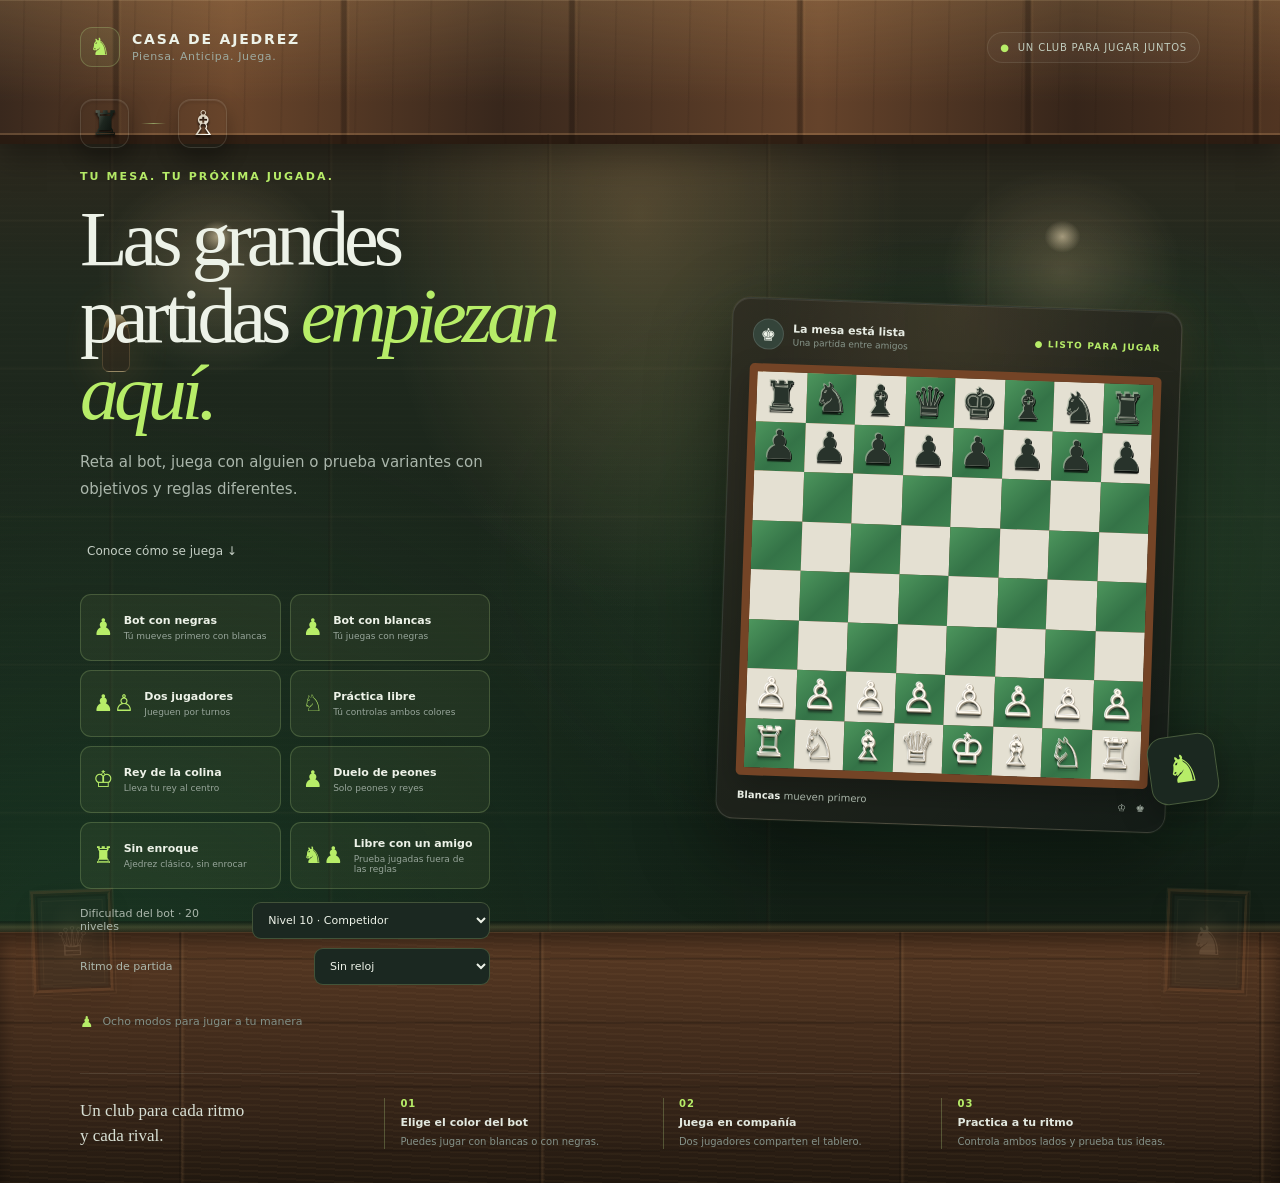
<file: Pagina Max/ajedres.html>
<!doctype html>
<html lang="es">
<head>
  <meta charset="utf-8">
  <meta name="viewport" content="width=device-width, initial-scale=1">
  <meta name="theme-color" content="#101916">
  <title>Ajedrez — La partida es tuya</title>
  <style>
    :root {
      color-scheme: dark;
      --ink: #edf2e8;
      --muted: #9daaa0;
      --panel: #18221e;
      --panel-light: #202c26;
      --line: rgba(235, 242, 226, .1);
      --green: #b7ed68;
      --light-square: #e8e4d7;
      --dark-square: #39794c;
      --wood-light: #b77842;
      --wood-mid: #744426;
      --wood-dark: #3a2418;
    }

    * { box-sizing: border-box; }

    body {
      margin: 0;
      min-height: 100vh;
      background:
        radial-gradient(ellipse at 50% -12%, rgba(193, 132, 73, .18), transparent 37%),
        radial-gradient(ellipse at 8% 52%, rgba(56, 125, 70, .16), transparent 29%),
        radial-gradient(ellipse at 92% 70%, rgba(151, 100, 54, .14), transparent 31%),
        repeating-linear-gradient(90deg, transparent 0 145px, rgba(229, 188, 135, .025) 147px, transparent 149px 290px),
        linear-gradient(180deg, #292016 0, #191914 190px, #101a13 48%, #171713 100%);
      color: var(--ink);
      font-family: Inter, ui-sans-serif, system-ui, -apple-system, BlinkMacSystemFont, "Segoe UI", sans-serif;
    }

    button { font: inherit; }

    .app {
      width: min(1180px, 100%);
      min-height: 100vh;
      margin: 0 auto;
      padding: 28px 30px 34px;
    }

    .topbar, .brand, .top-actions, .player, .player-info, .section-heading, .move-row {
      display: flex;
      align-items: center;
    }

    .topbar { justify-content: space-between; margin-bottom: 38px; }
    .brand { gap: 12px; }
    .brand-mark {
      display: grid;
      width: 40px;
      height: 40px;
      place-items: center;
      border: 1px solid rgba(169, 199, 123, .32);
      border-radius: 12px;
      color: var(--green);
      font-size: 24px;
      background: rgba(169, 199, 123, .08);
    }
    .brand-name { font-size: 14px; font-weight: 750; letter-spacing: .13em; }
    .brand-caption { margin-top: 3px; color: var(--muted); font-size: 11px; letter-spacing: .06em; }
    .top-actions { gap: 9px; }

    .icon-button, .action-button {
      display: inline-flex;
      align-items: center;
      justify-content: center;
      gap: 8px;
      min-height: 40px;
      padding: 0 13px;
      border: 1px solid var(--line);
      border-radius: 10px;
      background: rgba(255,255,255,.035);
      color: var(--ink);
      cursor: pointer;
      transition: background .16s ease, border-color .16s ease, transform .16s ease;
    }
    .icon-button { width: 41px; padding: 0; color: #c6d0c3; font-size: 18px; }
    .action-button { font-size: 12px; font-weight: 650; }
    .icon-button:hover, .action-button:hover { border-color: rgba(169,199,123,.48); background: rgba(169,199,123,.1); }
    .icon-button:active, .action-button:active { transform: scale(.97); }
    button:focus-visible { outline: 2px solid var(--green); outline-offset: 3px; }

    .layout {
      display: grid;
      grid-template-columns: minmax(0, 1fr) 310px;
      align-items: start;
      gap: 36px;
      max-width: 1160px;
      margin: 0 auto;
    }

    .game-column { min-width: 0; }
    .player {
      min-height: 59px;
      justify-content: space-between;
      padding: 8px 13px;
      border: 1px solid var(--line);
      border-radius: 12px;
      background: var(--panel);
    }
    .player-info { gap: 11px; }
    .avatar {
      display: grid;
      width: 35px;
      height: 35px;
      place-items: center;
      border: 1px solid rgba(255,255,255,.12);
      border-radius: 50%;
      background: #27342d;
      font-size: 19px;
    }
    .player-name { font-size: 13px; font-weight: 700; }
    .player-label { margin-top: 3px; color: var(--muted); font-size: 10px; }
    .captured { min-height: 20px; color: #b7c1b2; font-size: 16px; letter-spacing: -5px; padding-right: 5px; }

    .board-frame {
      position: relative;
      width: 100%;
      margin: 11px 0;
      padding: 13px;
      border: 2px solid #d19a61;
      border-radius: 13px;
      background:
        repeating-linear-gradient(3deg, rgba(255,220,170,.055) 0 2px, transparent 2px 7px),
        linear-gradient(135deg, var(--wood-light) 0%, var(--wood-dark) 18%, #925b35 31%, #4c2f20 50%, #865433 68%, var(--wood-mid) 82%, #a46b3e 100%);
      box-shadow:
        inset 0 0 0 3px rgba(47,27,17,.6),
        inset 0 0 0 5px rgba(238,188,128,.28),
        inset 0 2px 9px rgba(255,218,171,.22),
        0 19px 44px rgba(0,0,0,.38),
        0 3px 0 #382318;
    }
    .board {
      display: grid;
      grid-template-columns: repeat(8, 1fr);
      grid-template-rows: repeat(8, minmax(0, 1fr));
      width: 100%;
      aspect-ratio: 1;
      overflow: hidden;
      border-radius: 5px;
      user-select: none;
      -webkit-user-select: none;
    }
    .square {
      position: relative;
      display: grid;
      aspect-ratio: 1;
      min-width: 0;
      min-height: 0;
      place-items: center;
      padding: 0;
      border: 0;
      border-radius: 0;
      cursor: pointer;
      -webkit-tap-highlight-color: transparent;
    }
    .square.light { background: linear-gradient(135deg, #f1ecdf 0%, #ddd5c3 48%, #e8e1d1 100%); }
    .square.dark { background: linear-gradient(135deg, #4d965d 0%, #347347 52%, #3d824f 100%); }
    .square.last-move.light { background: #f0e99a; }
    .square.last-move.dark { background: #9acb59; }
    .square.selected { background: #b5d94d; }
    .square.in-check { background: #c86658; }
    .square.legal::before {
      position: absolute;
      width: 25%;
      aspect-ratio: 1;
      border-radius: 50%;
      background: rgba(14, 43, 23, .36);
      content: "";
      pointer-events: none;
    }
    .square.legal.has-piece::before {
      width: 82%;
      border: 5px solid rgba(24, 67, 35, .58);
      background: transparent;
    }
    .piece {
      position: relative;
      z-index: 1;
      line-height: 1;
      font-family: "Segoe UI Symbol", "Arial Unicode MS", serif;
      font-size: clamp(29px, 6.1vw, 68px);
      transition: transform .16s ease, filter .16s ease;
      pointer-events: none;
    }
    .square:hover .piece { transform: translateY(-2px) scale(1.07); }
    .piece.white {
      color: #fffaf0;
      -webkit-text-stroke: .45px rgba(145,132,110,.75);
      text-shadow: -1px -1px 0 rgba(255,255,255,.9), 1px 1px 0 rgba(164,151,128,.75),
        0 2px 1px rgba(36,34,27,.8), 0 5px 3px rgba(22,25,21,.58);
    }
    .piece.black {
      color: #28332b;
      -webkit-text-stroke: .45px rgba(223,226,210,.62);
      text-shadow: -1px -1px 0 rgba(169,178,160,.7), 1px 1px 0 rgba(7,12,8,.95),
        0 3px 1px rgba(10,15,11,.82), 0 5px 3px rgba(10,13,10,.48);
    }
    .coordinate {
      position: absolute;
      z-index: 2;
      left: 4px;
      bottom: 2px;
      font-size: clamp(8px, 1.5vw, 11px);
      font-weight: 700;
      line-height: 1;
      pointer-events: none;
    }
    .light .coordinate { color: #728b70; }
    .dark .coordinate { color: #e8e4d7; }
    .move-indicator {
      display: flex;
      min-height: 35px;
      align-items: center;
      gap: 8px;
      padding: 0 4px;
      color: var(--muted);
      font-size: 12px;
    }
    .status-dot { width: 7px; height: 7px; border-radius: 50%; background: #6f8c6b; }
    .status-dot.alert { background: #ed8a70; box-shadow: 0 0 12px rgba(237,138,112,.5); }

    .sidebar { display: grid; gap: 14px; }
    .card {
      overflow: hidden;
      border: 1px solid var(--line);
      border-radius: 13px;
      background: var(--panel);
    }
    .game-info { padding: 19px; }
    .eyebrow { color: var(--green); font-size: 10px; font-weight: 750; letter-spacing: .15em; text-transform: uppercase; }
    h1 { margin: 8px 0 5px; font-size: 22px; letter-spacing: -.04em; }
    .subtitle { margin: 0; color: var(--muted); font-size: 12px; line-height: 1.6; }
    .turn-card {
      display: flex;
      align-items: center;
      justify-content: space-between;
      margin-top: 18px;
      padding: 12px;
      border: 1px solid rgba(169,199,123,.16);
      border-radius: 10px;
      background: rgba(169,199,123,.065);
    }
    .turn-label { color: var(--muted); font-size: 10px; }
    .turn-name { margin-top: 3px; font-size: 13px; font-weight: 700; }
    .turn-piece { color: var(--green); font-size: 25px; }

    .section-heading { justify-content: space-between; padding: 15px 17px 12px; border-bottom: 1px solid var(--line); }
    .section-title { font-size: 12px; font-weight: 750; }
    .move-count { color: var(--muted); font-size: 10px; }
    .move-list { min-height: 94px; max-height: 270px; overflow-y: auto; padding: 7px 12px 10px; scrollbar-color: #45554a transparent; scrollbar-width: thin; }
    .move-row { min-height: 32px; border-bottom: 1px solid rgba(255,255,255,.035); font-size: 12px; }
    .move-number { width: 35px; color: #839087; font-variant-numeric: tabular-nums; }
    .move-cell { flex: 1; color: #e0e6dc; font-weight: 600; }
    .move-cell.latest { color: var(--green); }
    .empty-history { padding: 24px 6px; color: #8e9b91; font-size: 11px; text-align: center; }
    .controls { display: grid; grid-template-columns: 1fr 1fr; gap: 8px; padding: 13px; }
    .controls .action-button { min-height: 38px; }
    .hint { margin: 0; padding: 0 15px 15px; color: #86948a; font-size: 10px; line-height: 1.55; }
    .footer-note { margin: 18px 0 0; color: #77847a; font-size: 10px; text-align: center; }

    .promotion-overlay {
      position: fixed;
      z-index: 5;
      inset: 0;
      display: none;
      place-items: center;
      padding: 18px;
      background: rgba(6, 11, 9, .74);
      backdrop-filter: blur(5px);
    }
    .promotion-overlay.open { display: grid; }
    .promotion-dialog {
      width: min(360px, 100%);
      padding: 21px;
      border: 1px solid var(--line);
      border-radius: 15px;
      background: #1b2721;
      box-shadow: 0 20px 70px rgba(0,0,0,.45);
      text-align: center;
    }
    .promotion-dialog h2 { margin: 0 0 5px; font-size: 18px; }
    .promotion-dialog p { margin: 0 0 16px; color: var(--muted); font-size: 12px; }
    .promotion-options { display: grid; grid-template-columns: repeat(4, 1fr); gap: 8px; }
    .promotion-choice {
      aspect-ratio: 1;
      border: 1px solid var(--line);
      border-radius: 10px;
      background: #26332c;
      color: #fffdf3;
      font-family: "Segoe UI Symbol", "Arial Unicode MS", serif;
      font-size: 42px;
      cursor: pointer;
    }
    .promotion-choice:hover { border-color: var(--green); background: #354436; }

    .landing-screen {
      position: relative;
      isolation: isolate;
      min-height: 100vh;
      overflow: hidden;
      padding: 27px 30px 34px;
      background:
        radial-gradient(ellipse at 50% 18%, rgba(255,197,124,.2), transparent 29%),
        radial-gradient(ellipse at 17% 23%, rgba(255,211,155,.2), transparent 8%),
        radial-gradient(ellipse at 83% 23%, rgba(255,211,155,.2), transparent 8%),
        radial-gradient(ellipse at 17% 20%, rgba(255,240,201,.52), transparent 1.2%),
        radial-gradient(ellipse at 83% 20%, rgba(255,240,201,.52), transparent 1.2%),
        radial-gradient(ellipse at 80% 47%, rgba(58,125,70,.3), transparent 38%),
        radial-gradient(ellipse at 8% 82%, rgba(42,105,63,.29), transparent 42%),
        repeating-linear-gradient(0deg, transparent 0 3px, rgba(229,188,135,.012) 4px, transparent 5px 7px),
        linear-gradient(180deg, #36271c 0%, #20291e 25%, #122016 70%, #151b14 100%);
    }
    .landing-screen::before {
      position: absolute;
      z-index: -1;
      inset: 0 0 auto;
      height: 135px;
      border-bottom: 9px solid rgba(27,16,10,.78);
      background:
        repeating-linear-gradient(91deg, transparent 0 23px, rgba(20,11,6,.1) 24px, transparent 26px 37px),
        repeating-linear-gradient(90deg, transparent 0 112px, rgba(15,10,7,.3) 114px 118px, rgba(235,179,111,.06) 120px, transparent 122px 228px),
        linear-gradient(180deg, rgba(238,187,120,.2), transparent 76%),
        linear-gradient(90deg, #39281d, #69452b 18%, #38271c 39%, #65432b 64%, #36251a 84%, #513522);
      box-shadow: 0 12px 30px rgba(0,0,0,.34), inset 0 -2px rgba(218,169,112,.25), inset 0 1px rgba(255,226,183,.12);
      content: "";
      pointer-events: none;
    }
    .landing-screen::after {
      position: absolute;
      z-index: -1;
      inset: 134px 0 0;
      background:
        linear-gradient(180deg, transparent 0 75%, rgba(11,10,8,.35) 75.1%, rgba(195,142,88,.2) 75.6%, rgba(44,29,19,.62) 76.2%, transparent 76.5%),
        repeating-linear-gradient(90deg, transparent 0 109px, rgba(19,13,9,.22) 110px, rgba(227,177,119,.035) 112px, transparent 114px 219px),
        repeating-linear-gradient(0deg, transparent 0 73px, rgba(230,189,136,.04) 74px, transparent 76px 148px);
      content: "";
      pointer-events: none;
    }
    .club-room-art { position: absolute; z-index: 0; inset: 136px 0 0; overflow: hidden; pointer-events: none; }
    .club-room-art::before {
      position: absolute;
      inset: 76% 0 0;
      background:
        repeating-linear-gradient(90deg, transparent 0 179px, rgba(14,9,6,.48) 180px, rgba(227,174,113,.12) 182px, transparent 185px 360px),
        repeating-linear-gradient(0deg, transparent 0 31px, rgba(14,9,6,.3) 32px, transparent 34px 64px),
        repeating-linear-gradient(3deg, rgba(226,177,115,.04) 0 2px, transparent 2px 6px),
        linear-gradient(180deg, #583923, #302116 78%, #21180f);
      box-shadow: inset 0 10px 18px rgba(0,0,0,.42), inset 0 1px rgba(239,193,131,.2);
      content: "";
    }
    .wall-frame {
      position: absolute;
      top: 72%;
      display: grid;
      width: 82px;
      aspect-ratio: .79;
      place-items: center;
      border: 5px ridge #8b5a35;
      outline: 1px solid rgba(238,188,128,.25);
      background:
        radial-gradient(ellipse at 50% 43%, rgba(232,188,128,.2), transparent 49%),
        linear-gradient(145deg, #30342a, #1d241e);
      box-shadow: 0 10px 24px rgba(0,0,0,.24), inset 0 0 0 2px rgba(20,14,9,.7);
      color: rgba(224,205,172,.55);
      font-family: Georgia, "Times New Roman", serif;
      font-size: 40px;
      opacity: .24;
    }
    .wall-frame.left { left: 2.5%; transform: rotate(-2deg); }
    .wall-frame.right { right: 2.5%; transform: rotate(2deg); }
    .wall-frame::after { position: absolute; inset: 5px; border: 1px solid rgba(222,181,125,.18); content: ""; }
    .room-sconce {
      position: absolute;
      top: 17%;
      width: 28px;
      height: 58px;
      border: 1px solid rgba(226,181,122,.3);
      border-radius: 45% 45% 7px 7px;
      background: linear-gradient(180deg, rgba(255,230,177,.8), rgba(191,124,59,.55) 20%, rgba(78,51,31,.7) 24%, rgba(57,42,29,.72));
      box-shadow: 0 0 33px 13px rgba(235,174,94,.12);
      opacity: .65;
    }
    .room-sconce.left { left: 8%; }
    .room-sconce.right { right: 8%; }
    .landing-content { position: relative; z-index: 1; width: min(1120px, 100%); margin: 0 auto; }
    .landing-nav { display: flex; align-items: center; justify-content: space-between; }
    .landing-badge {
      display: inline-flex;
      align-items: center;
      gap: 8px;
      padding: 9px 12px;
      border: 1px solid var(--line);
      border-radius: 999px;
      color: #c1ccbd;
      background: rgba(255,255,255,.025);
      font-size: 10px;
      letter-spacing: .08em;
      text-transform: uppercase;
    }
    .landing-badge span { color: var(--green); }
    .landing-hero {
      display: grid;
      grid-template-columns: 1fr .9fr;
      align-items: center;
      gap: 60px;
      min-height: min(650px, calc(100vh - 150px));
      padding: 32px 0 42px;
    }
    .landing-copy { max-width: 500px; }
    .hero-pieces { display: flex; align-items: center; gap: 12px; margin-bottom: 22px; }
    .hero-piece {
      display: grid;
      width: 49px;
      height: 49px;
      place-items: center;
      border: 1px solid rgba(235,242,226,.13);
      border-radius: 13px;
      background: linear-gradient(145deg, rgba(255,255,255,.075), rgba(255,255,255,.018));
      box-shadow: 0 9px 24px rgba(0,0,0,.2), inset 0 1px rgba(255,255,255,.07);
      font-family: "Segoe UI Symbol", "Arial Unicode MS", serif;
      font-size: 34px;
      line-height: 1;
    }
    .hero-piece.rook { color: transparent; background: linear-gradient(115deg,#070b08,#687064 23%,#1d261f 47%,#090e0a 72%,#556052); background-clip: text; -webkit-background-clip: text; -webkit-text-fill-color: transparent; filter: drop-shadow(0 2px 1px rgba(0,0,0,.8)); }
    .hero-piece.bishop { color: transparent; background: linear-gradient(115deg,#a69b88,#fffef7 24%,#d9d0bd 46%,#fffdf4 66%,#b5aa98); background-clip: text; -webkit-background-clip: text; -webkit-text-fill-color: transparent; filter: drop-shadow(0 2px 1px rgba(0,0,0,.8)); }
    .hero-piece-divider { width: 25px; height: 1px; background: linear-gradient(90deg, transparent, rgba(169,199,123,.7), transparent); }
    .landing-kicker { color: var(--green); font-size: 11px; font-weight: 750; letter-spacing: .19em; text-transform: uppercase; }
    .landing-title {
      margin: 17px 0 17px;
      font-family: Georgia, "Times New Roman", serif;
      font-size: clamp(47px, 6.7vw, 78px);
      font-weight: 500;
      letter-spacing: -.065em;
      line-height: .99;
    }
    .landing-title em { color: var(--green); font-weight: 500; }
    .landing-description { max-width: 410px; margin: 0; color: #aab6ab; font-size: 15px; line-height: 1.8; }
    .landing-actions { display: flex; flex-wrap: wrap; align-items: center; gap: 12px; margin-top: 29px; }
    .mode-options { display: grid; width: min(100%, 410px); grid-template-columns: 1fr 1fr; gap: 9px; margin-top: 24px; }
    .mode-button {
      display: flex;
      min-height: 67px;
      align-items: center;
      gap: 10px;
      padding: 10px 12px;
      border: 1px solid rgba(169,199,123,.25);
      border-radius: 11px;
      background: rgba(169,199,123,.075);
      color: var(--ink);
      text-align: left;
      cursor: pointer;
      transition: transform .16s ease, border-color .16s ease, background .16s ease;
    }
    .mode-button:hover { transform: translateY(-2px); border-color: rgba(169,199,123,.65); background: rgba(169,199,123,.14); }
    .mode-icon { color: var(--green); font-size: 23px; }
    .mode-name { display: block; font-size: 11px; font-weight: 750; }
    .mode-description { display: block; margin-top: 4px; color: #97a59a; font-size: 9px; }
    .difficulty-control { display: flex; width: min(100%, 410px); align-items: center; justify-content: space-between; gap: 12px; margin-top: 13px; }
    .difficulty-control[hidden] { display: none; }
    .difficulty-label { color: #aab6ab; font-size: 11px; }
    .difficulty-select {
      min-width: 130px;
      min-height: 37px;
      padding: 0 31px 0 11px;
      border: 1px solid rgba(169,199,123,.27);
      border-radius: 9px;
      background: #1b2821;
      color: var(--ink);
      font: inherit;
      font-size: 11px;
      cursor: pointer;
    }
    .difficulty-select:focus-visible { outline: 2px solid var(--green); outline-offset: 3px; }
    .pace-control { margin-top: 9px; }
    .pace-control .difficulty-select { min-width: 154px; }
    .clock {
      min-width: 67px;
      padding: 7px 10px;
      border: 1px solid rgba(230,194,148,.2);
      border-radius: 8px;
      background: linear-gradient(145deg, #33271f, #241d18);
      color: #ede3d2;
      font-size: 15px;
      font-variant-numeric: tabular-nums;
      font-weight: 750;
      letter-spacing: .04em;
      text-align: center;
    }
    .clock.active { border-color: rgba(169,199,123,.6); color: #d3eaa7; box-shadow: 0 0 16px rgba(169,199,123,.1); }
    .clock.expired { border-color: rgba(237,138,112,.6); color: #ed8a70; }
    .player-clock[hidden] { display: none; }
    .learn-link { padding: 12px 7px; color: #c4cec4; font-size: 12px; text-decoration: none; }
    .learn-link:hover { color: var(--green); }
    .landing-note { display: flex; align-items: center; gap: 9px; margin-top: 28px; color: #829087; font-size: 11px; }
    .landing-note span { color: var(--green); font-size: 15px; }
    .showcase { position: relative; display: grid; place-items: center; min-height: 420px; }
    .showcase-glow {
      position: absolute;
      width: 82%;
      aspect-ratio: 1;
      border-radius: 50%;
      background: radial-gradient(circle, rgba(148,179,116,.15), transparent 68%);
      filter: blur(7px);
    }
    .showcase-card {
      position: relative;
      width: min(100%, 450px);
      padding: 18px;
      border: 1px solid rgba(235,242,226,.13);
      border-radius: 18px;
      background:
        radial-gradient(ellipse at 50% 0, rgba(224,171,111,.1), transparent 58%),
        linear-gradient(145deg, rgba(47,45,34,.97), rgba(21,29,24,.99));
      box-shadow: 0 28px 80px rgba(0,0,0,.48), inset 0 1px rgba(255,255,255,.08), 0 0 0 1px rgba(201,157,104,.06);
      transform: rotate(2deg);
    }
    .showcase-top { display: flex; align-items: center; justify-content: space-between; padding: 2px 2px 14px; }
    .showcase-player { display: flex; align-items: center; gap: 9px; }
    .showcase-avatar { display: grid; width: 31px; height: 31px; place-items: center; border: 1px solid rgba(255,255,255,.12); border-radius: 50%; background: #34443a; font-size: 17px; }
    .showcase-player-name { color: #e7ece3; font-size: 11px; font-weight: 700; }
    .showcase-player-label { margin-top: 2px; color: #87958a; font-size: 9px; }
    .live-label { color: var(--green); font-size: 9px; font-weight: 750; letter-spacing: .13em; }
    .preview-board {
      display: grid;
      grid-template-columns: repeat(8, 1fr);
      grid-template-rows: repeat(8, minmax(0, 1fr));
      overflow: hidden;
      aspect-ratio: 1;
      border: 8px solid #744426;
      border-radius: 5px;
      background: linear-gradient(135deg, var(--wood-light), #52311d 48%, var(--wood-mid));
      box-shadow: inset 0 0 0 2px rgba(235,185,126,.38), 0 12px 30px rgba(0,0,0,.22);
    }
    .preview-square { display: grid; place-items: center; aspect-ratio: 1; font-family: "Segoe UI Symbol", "Arial Unicode MS", serif; font-size: clamp(19px, 3.8vw, 40px); line-height: 1; }
    .preview-square.light { background: #e4e0d2; }
    .preview-square.dark { background: linear-gradient(135deg, #4d965d, #347347 58%, #3d824f); }
    .preview-piece-white { color: #fffaf0; -webkit-text-stroke: .35px rgba(145,132,110,.7); text-shadow: -1px -1px 0 rgba(255,255,255,.85), 1px 1px 0 rgba(164,151,128,.72), 0 2px 1px rgba(28,31,25,.85), 0 4px 2px rgba(18,23,19,.5); }
    .preview-piece-black { color: #28332b; -webkit-text-stroke: .35px rgba(225,229,212,.65); text-shadow: -1px -1px 0 rgba(169,178,160,.65), 1px 1px 0 rgba(7,12,8,.95), 0 3px 1px rgba(10,15,11,.82); }
    .showcase-bottom { display: flex; align-items: center; justify-content: space-between; padding: 14px 2px 0; color: #a7b3a7; font-size: 10px; }
    .showcase-bottom strong { color: #e7ece3; font-weight: 650; }
    .showcase-mark {
      position: absolute;
      right: -17px;
      bottom: 23px;
      display: grid;
      width: 68px;
      height: 68px;
      place-items: center;
      border: 1px solid rgba(169,199,123,.32);
      border-radius: 17px;
      background: #1b2820;
      box-shadow: 0 12px 35px rgba(0,0,0,.32);
      color: var(--green);
      font-size: 38px;
      transform: rotate(-8deg);
    }
    .landing-divider { height: 1px; background: var(--line); }
    .landing-details { display: grid; grid-template-columns: 1.1fr repeat(3, 1fr); gap: 20px; padding: 24px 0 0; }
    .detail-intro { color: #d7dfd4; font-family: Georgia, "Times New Roman", serif; font-size: 17px; line-height: 1.5; }
    .detail-item { padding-left: 15px; border-left: 1px solid rgba(169,199,123,.32); }
    .detail-number { color: var(--green); font-size: 10px; font-weight: 800; letter-spacing: .1em; }
    .detail-title { margin-top: 7px; color: #e2e8df; font-size: 11px; font-weight: 700; }
    .detail-text { margin-top: 5px; color: #849188; font-size: 10px; line-height: 1.55; }
    .landing-screen[hidden], .app[hidden] { display: none; }

    @media (max-width: 820px) {
      .app { padding: 20px 18px 28px; }
      .topbar { margin-bottom: 24px; }
      .layout { grid-template-columns: minmax(0, 1fr) 270px; gap: 18px; }
      .landing-screen { padding: 22px 22px 28px; }
      .landing-hero { gap: 28px; }
      .showcase { min-height: 350px; }
      .landing-details { gap: 13px; }
    }
    @media (max-width: 650px) {
      .app { padding: 14px 12px 24px; }
      .topbar { margin-bottom: 17px; }
      .brand-caption { display: none; }
      .brand-mark { width: 36px; height: 36px; }
      .brand-name { font-size: 12px; }
      .top-actions { gap: 6px; }
      .action-button { min-height: 37px; padding: 0 10px; font-size: 11px; }
      .icon-button { width: 37px; min-height: 37px; }
      .top-actions #menu-button { width: 37px; padding: 0; overflow: hidden; font-size: 0; }
      .top-actions #menu-button::before { content: "☰"; font-size: 17px; }
      .top-actions #new-button { width: 37px; padding: 0; font-size: 0; }
      .top-actions #new-button span { font-size: 18px; }
      .layout { grid-template-columns: 1fr; gap: 12px; max-width: 560px; }
      .sidebar { grid-template-columns: 1fr 1fr; align-items: start; gap: 10px; }
      .game-info { grid-column: 1 / -1; padding: 14px; }
      .game-info h1 { font-size: 19px; }
      .turn-card { margin-top: 12px; padding: 9px 11px; }
      .history-card { grid-column: 1 / -1; }
      .move-list { max-height: 150px; }
      .controls-card { grid-column: 1 / -1; }
      .footer-note { margin-top: 10px; }
      .piece { font-size: clamp(30px, 10.1vw, 58px); }
      .landing-screen { padding: 17px 17px 25px; }
      .wall-frame, .room-sconce { display: none; }
      .landing-badge { gap: 5px; padding: 8px 9px; font-size: 8px; }
      .landing-hero { grid-template-columns: 1fr; gap: 12px; min-height: 0; padding: 36px 0 29px; }
      .landing-copy { position: relative; z-index: 1; }
      .hero-pieces { gap: 9px; margin-bottom: 17px; }
      .hero-piece { width: 43px; height: 43px; border-radius: 11px; font-size: 30px; }
      .difficulty-control { margin-top: 11px; }
      .pace-control { margin-top: 8px; }
      .pace-control .difficulty-select { min-width: 143px; }
      .landing-title { max-width: 430px; margin: 14px 0; font-size: clamp(48px, 12vw, 69px); }
      .landing-description { max-width: 390px; font-size: 13px; }
      .landing-actions { margin-top: 21px; }
      .mode-options { margin-top: 19px; }
      .mode-button { min-height: 62px; gap: 7px; padding: 9px; }
      .mode-icon { font-size: 20px; }
      .landing-note { margin-top: 18px; }
      .showcase { min-height: 0; padding: 8px 15px 20px; }
      .showcase-card { width: min(100%, 360px); padding: 13px; transform: rotate(1deg); }
      .preview-square { font-size: clamp(23px, 8.3vw, 37px); }
      .showcase-mark { right: 0; bottom: 10px; width: 54px; height: 54px; border-radius: 14px; font-size: 31px; }
      .landing-details { grid-template-columns: 1fr; gap: 14px; padding-top: 19px; }
      .detail-intro { margin-bottom: 1px; font-size: 16px; }
      .detail-item { display: grid; grid-template-columns: 35px 1fr; column-gap: 4px; padding-left: 11px; }
      .detail-number { grid-row: span 2; padding-top: 2px; }
      .detail-title { margin-top: 0; }
      .detail-text { margin-top: 3px; }
    }
    @media (max-width: 370px) {
      .app { padding-right: 8px; padding-left: 8px; }
      .top-actions .action-button { gap: 5px; padding: 0 8px; }
      .brand { gap: 7px; }
      .brand-name { letter-spacing: .08em; }
      .landing-screen { padding-right: 12px; padding-left: 12px; }
      .landing-badge { letter-spacing: .04em; }
      .landing-hero { padding-top: 43px; }
      .landing-actions { gap: 7px; }
      .learn-link { padding-right: 3px; padding-left: 3px; }
    }
  </style>
</head>
<body>
  <main class="landing-screen" id="landing-screen">
    <div class="club-room-art" aria-hidden="true">
      <div class="wall-frame left">♕</div>
      <div class="wall-frame right">♞</div>
      <div class="room-sconce left"></div>
      <div class="room-sconce right"></div>
    </div>
    <div class="landing-content">
      <header class="landing-nav">
        <div class="brand">
          <div class="brand-mark" aria-hidden="true">♞</div>
          <div>
            <div class="brand-name">CASA DE AJEDREZ</div>
            <div class="brand-caption">Piensa. Anticipa. Juega.</div>
          </div>
        </div>
        <div class="landing-badge"><span aria-hidden="true">●</span> Un club para jugar juntos</div>
      </header>

      <section class="landing-hero" aria-labelledby="landing-title">
        <div class="landing-copy">
          <div class="hero-pieces" aria-label="Torre negra y alfil blanco">
            <span class="hero-piece rook" aria-hidden="true">♜</span>
            <span class="hero-piece-divider" aria-hidden="true"></span>
            <span class="hero-piece bishop" aria-hidden="true">♗</span>
          </div>
          <div class="landing-kicker">Tu mesa. Tu próxima jugada.</div>
          <h1 class="landing-title" id="landing-title">Las grandes partidas <em>empiezan aquí.</em></h1>
          <p class="landing-description">Reta al bot, juega con alguien o prueba variantes con objetivos y reglas diferentes.</p>
          <div class="landing-actions">
            <a class="learn-link" href="#como-jugar">Conoce cómo se juega ↓</a>
          </div>
          <div class="mode-options" role="group" aria-label="Elige un modo de juego">
            <button class="mode-button" id="start-button" type="button">
              <span class="mode-icon" aria-hidden="true">♟</span>
              <span><span class="mode-name">Bot con negras</span><span class="mode-description">Tú mueves primero con blancas</span></span>
            </button>
            <button class="mode-button" id="bot-white-mode-button" type="button">
              <span class="mode-icon" aria-hidden="true">♟</span>
              <span><span class="mode-name">Bot con blancas</span><span class="mode-description">Tú juegas con negras</span></span>
            </button>
            <button class="mode-button" id="local-mode-button" type="button">
              <span class="mode-icon" aria-hidden="true">♟♙</span>
              <span><span class="mode-name">Dos jugadores</span><span class="mode-description">Jueguen por turnos</span></span>
            </button>
            <button class="mode-button" id="practice-mode-button" type="button">
              <span class="mode-icon" aria-hidden="true">♘</span>
              <span><span class="mode-name">Práctica libre</span><span class="mode-description">Tú controlas ambos colores</span></span>
            </button>
            <button class="mode-button" id="hill-mode-button" type="button">
              <span class="mode-icon" aria-hidden="true">♔</span>
              <span><span class="mode-name">Rey de la colina</span><span class="mode-description">Lleva tu rey al centro</span></span>
            </button>
            <button class="mode-button" id="pawns-mode-button" type="button">
              <span class="mode-icon" aria-hidden="true">♟</span>
              <span><span class="mode-name">Duelo de peones</span><span class="mode-description">Solo peones y reyes</span></span>
            </button>
            <button class="mode-button" id="no-castling-mode-button" type="button">
              <span class="mode-icon" aria-hidden="true">♜</span>
              <span><span class="mode-name">Sin enroque</span><span class="mode-description">Ajedrez clásico, sin enrocar</span></span>
            </button>
            <button class="mode-button" id="free-friend-mode-button" type="button">
              <span class="mode-icon" aria-hidden="true">♞♟</span>
              <span><span class="mode-name">Libre con un amigo</span><span class="mode-description">Prueba jugadas fuera de las reglas</span></span>
            </button>
          </div>
          <div class="difficulty-control" id="bot-difficulty-control">
            <label class="difficulty-label" for="bot-difficulty">Dificultad del bot · 20 niveles</label>
            <select class="difficulty-select" id="bot-difficulty">
              <option value="1">Nivel 1 · Principiante</option>
              <option value="2">Nivel 2 · Novato</option>
              <option value="3">Nivel 3 · Aprendiz</option>
              <option value="4">Nivel 4 · Aficionado</option>
              <option value="5">Nivel 5 · Casual</option>
              <option value="6">Nivel 6 · Básico</option>
              <option value="7">Nivel 7 · Club</option>
              <option value="8">Nivel 8 · Intermedio</option>
              <option value="9">Nivel 9 · Estratega</option>
              <option value="10" selected>Nivel 10 · Competidor</option>
              <option value="11">Nivel 11 · Avanzado</option>
              <option value="12">Nivel 12 · Táctico</option>
              <option value="13">Nivel 13 · Experto</option>
              <option value="14">Nivel 14 · Maestro</option>
              <option value="15">Nivel 15 · Maestro fuerte</option>
              <option value="16">Nivel 16 · Candidato a maestro</option>
              <option value="17">Nivel 17 · Maestro internacional</option>
              <option value="18">Nivel 18 · Gran maestro</option>
              <option value="19">Nivel 19 · Élite</option>
              <option value="20">Nivel 20 · Campeón</option>
            </select>
          </div>
          <div class="difficulty-control pace-control">
            <label class="difficulty-label" for="game-pace">Ritmo de partida</label>
            <select class="difficulty-select" id="game-pace">
              <option value="0">Sin reloj</option>
              <option value="60">Bullet · 1 minuto</option>
              <option value="180">Blitz · 3 minutos</option>
              <option value="300">Rápida · 5 minutos</option>
              <option value="600">Rápida · 10 minutos</option>
              <option value="900">Clásica · 15 minutos</option>
            </select>
          </div>
          <div class="landing-note"><span aria-hidden="true">♟</span> Ocho modos para jugar a tu manera</div>
        </div>

        <div class="showcase" aria-label="Vista previa del tablero de ajedrez">
          <div class="showcase-glow" aria-hidden="true"></div>
          <div class="showcase-card">
            <div class="showcase-top">
              <div class="showcase-player">
                <div class="showcase-avatar" aria-hidden="true">♚</div>
                <div><div class="showcase-player-name">La mesa está lista</div><div class="showcase-player-label">Una partida entre amigos</div></div>
              </div>
              <div class="live-label">● LISTO PARA JUGAR</div>
            </div>
            <div class="preview-board" id="preview-board" aria-hidden="true"></div>
            <div class="showcase-bottom"><span><strong>Blancas</strong> mueven primero</span><span>♔ &nbsp; ♚</span></div>
          </div>
          <div class="showcase-mark" aria-hidden="true">♞</div>
        </div>
      </section>

      <div class="landing-divider"></div>
      <section class="landing-details" id="como-jugar" aria-label="Cómo empezar">
        <div class="detail-intro">Un club para cada ritmo<br>y cada rival.</div>
        <div class="detail-item"><div class="detail-number">01</div><div class="detail-title">Elige el color del bot</div><div class="detail-text">Puedes jugar con blancas o con negras.</div></div>
        <div class="detail-item"><div class="detail-number">02</div><div class="detail-title">Juega en compañía</div><div class="detail-text">Dos jugadores comparten el tablero.</div></div>
        <div class="detail-item"><div class="detail-number">03</div><div class="detail-title">Practica a tu ritmo</div><div class="detail-text">Controla ambos lados y prueba tus ideas.</div></div>
      </section>
    </div>
  </main>

  <main class="app" id="game-screen" hidden>
    <header class="topbar">
      <div class="brand">
        <div class="brand-mark" aria-hidden="true">♞</div>
        <div>
          <div class="brand-name">CASA DE AJEDREZ</div>
          <div class="brand-caption">Piensa. Anticipa. Juega.</div>
        </div>
      </div>
      <div class="top-actions">
        <button class="icon-button" id="flip-button" type="button" aria-label="Voltear tablero" title="Voltear tablero">↻</button>
        <button class="action-button" id="menu-button" type="button" aria-label="Cambiar modo" title="Cambiar modo">Cambiar modo</button>
        <button class="action-button" id="new-button" type="button" aria-label="Nueva partida" title="Nueva partida"><span aria-hidden="true">＋</span> Nueva partida</button>
      </div>
    </header>

    <div class="layout">
      <section class="game-column" aria-label="Tablero de ajedrez">
        <div class="player" id="black-player">
          <div class="player-info">
            <div class="avatar" aria-hidden="true">♚</div>
            <div><div class="player-name" id="black-name">Negras</div><div class="player-label" id="black-label">Juegan desde arriba</div></div>
          </div>
          <div class="clock player-clock" id="black-clock" hidden aria-label="Reloj de negras">10:00</div>
          <div class="captured" id="captured-black" aria-label="Piezas capturadas por negras"></div>
        </div>
        <div class="board-frame">
          <div class="board" id="board" role="grid" aria-label="Tablero de ajedrez de ocho por ocho"></div>
        </div>
        <div class="player" id="white-player">
          <div class="player-info">
            <div class="avatar" aria-hidden="true">♔</div>
            <div><div class="player-name" id="white-name">Blancas</div><div class="player-label" id="white-label">Juegan desde abajo</div></div>
          </div>
          <div class="clock player-clock" id="white-clock" hidden aria-label="Reloj de blancas">10:00</div>
          <div class="captured" id="captured-white" aria-label="Piezas capturadas por blancas"></div>
        </div>
        <div class="move-indicator" aria-live="polite">
          <span class="status-dot" id="status-dot"></span>
          <span id="status-text">Turno de las blancas</span>
        </div>
      </section>

      <aside class="sidebar">
        <section class="card game-info">
          <div class="eyebrow" id="mode-label">Partida local · 2 jugadores</div>
          <h1>Tu próximo movimiento.</h1>
          <p class="subtitle" id="mode-description">Una partida entre amigos, en el mismo tablero. Las blancas mueven primero.</p>
          <div class="turn-card">
            <div><div class="turn-label">TURNO ACTUAL</div><div class="turn-name" id="turn-name">Blancas</div></div>
            <div class="turn-piece" id="turn-piece" aria-hidden="true">♙</div>
          </div>
        </section>

        <section class="card history-card">
          <div class="section-heading">
            <div class="section-title">Movimientos</div>
            <div class="move-count" id="move-count">0 jugadas</div>
          </div>
          <div class="move-list" id="move-list" aria-live="polite">
            <div class="empty-history">Los movimientos aparecerán aquí.</div>
          </div>
        </section>

        <section class="card controls-card">
          <div class="section-heading"><div class="section-title">Controles</div></div>
          <div class="controls">
            <button class="action-button" id="undo-button" type="button" disabled>↶ Deshacer</button>
            <button class="action-button" id="reset-button" type="button">⟲ Reiniciar</button>
          </div>
          <p class="hint">Selecciona una pieza y luego su destino. Los puntos muestran los movimientos posibles.</p>
        </section>
      </aside>
    </div>
    <p class="footer-note">Un buen movimiento empieza con una buena idea.</p>
  </main>

  <div class="promotion-overlay" id="promotion-overlay" role="dialog" aria-modal="true" aria-labelledby="promotion-title">
    <div class="promotion-dialog">
      <h2 id="promotion-title">Coronación</h2>
      <p>Elige la pieza para tu peón.</p>
      <div class="promotion-options" id="promotion-options"></div>
    </div>
  </div>

  <script>
    "use strict";

    const PIECES = {
      w: { k: "♔", q: "♕", r: "♖", b: "♗", n: "♘", p: "♙" },
      b: { k: "♚", q: "♛", r: "♜", b: "♝", n: "♞", p: "♟" }
    };
    const PIECE_NAMES = { k: "rey", q: "dama", r: "torre", b: "alfil", n: "caballo", p: "peón" };
    const FILES = "abcdefgh";
    const boardElement = document.getElementById("board");
    const moveListElement = document.getElementById("move-list");
    const promotionOverlay = document.getElementById("promotion-overlay");

    let position;
    let selected = null;
    let legalMovesForSelected = [];
    let history = [];
    let moves = [];
    let flipped = false;
    let pendingPromotion = null;
    let gameMode = "bot";
    let gameVariant = "standard";
    let botColor = "b";
    let gameFinished = false;
    let botThinking = false;
    let botTurnToken = 0;
    let clockInitialSeconds = 0;
    let clocks = { w: 0, b: 0 };
    let clockInterval = null;
    let clockStarted = false;
    let lastClockTick = 0;

    function initialPosition(variant = "standard") {
      const board = Array.from({ length: 8 }, () => Array(8).fill(null));
      const backRank = ["r", "n", "b", "q", "k", "b", "n", "r"];
      for (let col = 0; col < 8; col++) {
        board[0][col] = { type: backRank[col], color: "b" };
        board[1][col] = { type: "p", color: "b" };
        board[6][col] = { type: "p", color: "w" };
        board[7][col] = { type: backRank[col], color: "w" };
      }
      if (variant === "pawns") {
        for (let row = 0; row < 8; row++) {
          for (let col = 0; col < 8; col++) {
            if (board[row][col] && !["k", "p"].includes(board[row][col].type)) board[row][col] = null;
          }
        }
      }
      const canCastle = variant === "standard" || variant === "hill";
      return {
        board,
        turn: "w",
        castling: { wK: canCastle, wQ: canCastle, bK: canCastle, bQ: canCastle },
        enPassant: null,
        lastMove: null
      };
    }

    function clonePosition(pos) {
      return {
        board: pos.board.map(row => row.map(piece => piece ? { ...piece } : null)),
        turn: pos.turn,
        castling: { ...pos.castling },
        enPassant: pos.enPassant ? { ...pos.enPassant } : null,
        lastMove: pos.lastMove ? {
          from: { ...pos.lastMove.from }, to: { ...pos.lastMove.to }
        } : null
      };
    }

    function inside(row, col) { return row >= 0 && row < 8 && col >= 0 && col < 8; }
    function squareName(square) { return FILES[square.col] + (8 - square.row); }
    function isBotTurn() { return gameMode === "bot" && position.turn === botColor; }

    function findKing(board, color) {
      for (let row = 0; row < 8; row++) {
        for (let col = 0; col < 8; col++) {
          const piece = board[row][col];
          if (piece && piece.color === color && piece.type === "k") return { row, col };
        }
      }
      return null;
    }

    function isSquareAttacked(board, row, col, byColor) {
      const pawnRow = row + (byColor === "w" ? 1 : -1);
      for (const pawnCol of [col - 1, col + 1]) {
        if (inside(pawnRow, pawnCol)) {
          const piece = board[pawnRow][pawnCol];
          if (piece && piece.color === byColor && piece.type === "p") return true;
        }
      }

      const knightSteps = [[-2,-1],[-2,1],[-1,-2],[-1,2],[1,-2],[1,2],[2,-1],[2,1]];
      for (const [dr, dc] of knightSteps) {
        const r = row + dr, c = col + dc;
        if (inside(r, c) && board[r][c]?.color === byColor && board[r][c]?.type === "n") return true;
      }

      for (let dr = -1; dr <= 1; dr++) {
        for (let dc = -1; dc <= 1; dc++) {
          if (!dr && !dc) continue;
          const r = row + dr, c = col + dc;
          if (inside(r, c) && board[r][c]?.color === byColor && board[r][c]?.type === "k") return true;
        }
      }

      const rays = [
        [-1,0,"r"], [1,0,"r"], [0,-1,"r"], [0,1,"r"],
        [-1,-1,"b"], [-1,1,"b"], [1,-1,"b"], [1,1,"b"]
      ];
      for (const [dr, dc, lineType] of rays) {
        let r = row + dr, c = col + dc, distance = 1;
        while (inside(r, c)) {
          const piece = board[r][c];
          if (piece) {
            if (piece.color === byColor &&
                (piece.type === lineType || piece.type === "q" ||
                 (distance === 1 && piece.type === "k"))) return true;
            break;
          }
          r += dr; c += dc; distance++;
        }
      }
      return false;
    }

    function isInCheck(board, color) {
      const king = findKing(board, color);
      return king ? isSquareAttacked(board, king.row, king.col, color === "w" ? "b" : "w") : false;
    }

    function addMove(list, row, col, toRow, toCol, extra = {}) {
      if (!inside(toRow, toCol)) return;
      const target = position.board[toRow][toCol];
      if (target && target.type === "k") return;
      list.push({ from: { row, col }, to: { row: toRow, col: toCol }, ...extra });
    }

    function pseudoMoves(pos, row, col) {
      const board = pos.board;
      const piece = board[row][col];
      if (!piece) return [];
      const movesForPiece = [];
      const { color, type } = piece;
      const direction = color === "w" ? -1 : 1;

      if (type === "p") {
        const oneRow = row + direction;
        if (inside(oneRow, col) && !board[oneRow][col]) {
          movesForPiece.push({ from: { row, col }, to: { row: oneRow, col } });
          const startRow = color === "w" ? 6 : 1;
          const twoRow = row + direction * 2;
          if (row === startRow && !board[twoRow][col]) {
            movesForPiece.push({ from: { row, col }, to: { row: twoRow, col } });
          }
        }
        for (const dc of [-1, 1]) {
          const targetRow = row + direction, targetCol = col + dc;
          if (!inside(targetRow, targetCol)) continue;
          const target = board[targetRow][targetCol];
          if ((target && target.color !== color && target.type !== "k") ||
              (pos.enPassant && pos.enPassant.row === targetRow && pos.enPassant.col === targetCol)) {
            movesForPiece.push({
              from: { row, col }, to: { row: targetRow, col: targetCol },
              ...(target ? {} : { enPassant: true })
            });
          }
        }
      } else if (type === "n") {
        for (const [dr, dc] of [[-2,-1],[-2,1],[-1,-2],[-1,2],[1,-2],[1,2],[2,-1],[2,1]]) {
          const r = row + dr, c = col + dc;
          if (inside(r, c) && (!board[r][c] || board[r][c].color !== color)) {
            if (!board[r][c] || board[r][c].type !== "k") movesForPiece.push({ from: { row, col }, to: { row: r, col: c } });
          }
        }
      } else {
        const directions = [];
        if (type === "b" || type === "q") directions.push([-1,-1],[-1,1],[1,-1],[1,1]);
        if (type === "r" || type === "q") directions.push([-1,0],[1,0],[0,-1],[0,1]);
        if (type === "k") directions.push([-1,-1],[-1,0],[-1,1],[0,-1],[0,1],[1,-1],[1,0],[1,1]);
        for (const [dr, dc] of directions) {
          let r = row + dr, c = col + dc;
          while (inside(r, c)) {
            if (!board[r][c]) {
              movesForPiece.push({ from: { row, col }, to: { row: r, col: c } });
            } else {
              if (board[r][c].color !== color && board[r][c].type !== "k") {
                movesForPiece.push({ from: { row, col }, to: { row: r, col: c } });
              }
              break;
            }
            if (type === "k") break;
            r += dr; c += dc;
          }
        }
        if (type === "k" && !isInCheck(board, color)) {
          const homeRow = color === "w" ? 7 : 0;
          const opponent = color === "w" ? "b" : "w";
          if (row === homeRow && col === 4) {
            if (pos.castling[color + "K"] && board[homeRow][7]?.type === "r" &&
                board[homeRow][7]?.color === color && !board[homeRow][5] && !board[homeRow][6] &&
                !isSquareAttacked(board, homeRow, 5, opponent) && !isSquareAttacked(board, homeRow, 6, opponent)) {
              movesForPiece.push({ from: { row, col }, to: { row: homeRow, col: 6 }, castle: "king" });
            }
            if (pos.castling[color + "Q"] && board[homeRow][0]?.type === "r" &&
                board[homeRow][0]?.color === color && !board[homeRow][1] && !board[homeRow][2] && !board[homeRow][3] &&
                !isSquareAttacked(board, homeRow, 3, opponent) && !isSquareAttacked(board, homeRow, 2, opponent)) {
              movesForPiece.push({ from: { row, col }, to: { row: homeRow, col: 2 }, castle: "queen" });
            }
          }
        }
      }
      return movesForPiece;
    }

    function applyMove(pos, move, promotion = "q") {
      const next = clonePosition(pos);
      const { from, to } = move;
      const piece = next.board[from.row][from.col];
      const captured = move.enPassant ? next.board[from.row][to.col] : next.board[to.row][to.col];

      if (piece.type === "k") {
        next.castling[piece.color + "K"] = false;
        next.castling[piece.color + "Q"] = false;
      }
      if (piece.type === "r") {
        if (from.row === 7 && from.col === 0) next.castling.wQ = false;
        if (from.row === 7 && from.col === 7) next.castling.wK = false;
        if (from.row === 0 && from.col === 0) next.castling.bQ = false;
        if (from.row === 0 && from.col === 7) next.castling.bK = false;
      }
      if (captured?.type === "r") {
        if (to.row === 7 && to.col === 0) next.castling.wQ = false;
        if (to.row === 7 && to.col === 7) next.castling.wK = false;
        if (to.row === 0 && to.col === 0) next.castling.bQ = false;
        if (to.row === 0 && to.col === 7) next.castling.bK = false;
      }

      next.board[from.row][from.col] = null;
      if (move.enPassant) next.board[from.row][to.col] = null;
      if (move.castle === "king") {
        next.board[from.row][5] = next.board[from.row][7];
        next.board[from.row][7] = null;
      } else if (move.castle === "queen") {
        next.board[from.row][3] = next.board[from.row][0];
        next.board[from.row][0] = null;
      }
      next.board[to.row][to.col] = {
        ...piece,
        type: piece.type === "p" && (to.row === 0 || to.row === 7) ? promotion : piece.type
      };
      next.enPassant = piece.type === "p" && Math.abs(to.row - from.row) === 2
        ? { row: (to.row + from.row) / 2, col: from.col }
        : null;
      next.lastMove = { from: { ...from }, to: { ...to } };
      next.turn = piece.color === "w" ? "b" : "w";
      return { position: next, captured };
    }

    function legalMoves(pos, row, col) {
      const piece = pos.board[row][col];
      if (!piece) return [];
      return pseudoMoves(pos, row, col).filter(move => {
        const result = applyMove(pos, move).position;
        return !isInCheck(result.board, piece.color);
      });
    }

    function allLegalMoves(pos, color) {
      const result = [];
      for (let row = 0; row < 8; row++) {
        for (let col = 0; col < 8; col++) {
          if (pos.board[row][col]?.color === color) result.push(...legalMoves(pos, row, col));
        }
      }
      return result;
    }

    function renderBoard() {
      boardElement.replaceChildren();
      const checkedKing = gameVariant !== "free" && isInCheck(position.board, position.turn)
        ? findKing(position.board, position.turn)
        : null;
      const legalDestinations = new Set(legalMovesForSelected.map(move => `${move.to.row},${move.to.col}`));
      for (let visualRow = 0; visualRow < 8; visualRow++) {
        for (let visualCol = 0; visualCol < 8; visualCol++) {
          const row = flipped ? 7 - visualRow : visualRow;
          const col = flipped ? 7 - visualCol : visualCol;
          const piece = position.board[row][col];
          const square = document.createElement("button");
          square.type = "button";
          square.className = `square ${(row + col) % 2 === 0 ? "light" : "dark"}`;
          square.setAttribute("role", "gridcell");
          square.setAttribute("aria-label", `${squareName({ row, col })}${piece ? ", " + (piece.color === "w" ? "blancas " : "negras ") + PIECE_NAMES[piece.type] : ""}`);
          square.dataset.row = String(row);
          square.dataset.col = String(col);
          if (position.lastMove &&
              ((position.lastMove.from.row === row && position.lastMove.from.col === col) ||
               (position.lastMove.to.row === row && position.lastMove.to.col === col))) {
            square.classList.add("last-move");
          }
          if (selected && selected.row === row && selected.col === col) square.classList.add("selected");
          if (checkedKing && checkedKing.row === row && checkedKing.col === col) square.classList.add("in-check");
          if (legalDestinations.has(`${row},${col}`)) {
            square.classList.add("legal");
            if (piece) square.classList.add("has-piece");
          }
          if (piece) {
            const glyph = document.createElement("span");
            glyph.className = `piece ${piece.color === "w" ? "white" : "black"}`;
            glyph.textContent = PIECES[piece.color][piece.type];
            square.append(glyph);
          }
          if (visualCol === 0) {
            const rank = document.createElement("span");
            rank.className = "coordinate";
            rank.textContent = String(8 - row);
            square.append(rank);
          }
          if (visualRow === 7) {
            const file = document.createElement("span");
            file.className = "coordinate";
            file.style.left = "auto";
            file.style.right = "4px";
            file.textContent = FILES[col];
            square.append(file);
          }
          square.addEventListener("click", onSquareClick);
          boardElement.append(square);
        }
      }
    }

    function notationFor(move, piece, captured, promotion, isCheck, isMate) {
      if (move.castle === "king") return isMate ? "O-O#" : isCheck ? "O-O+" : "O-O";
      if (move.castle === "queen") return isMate ? "O-O-O#" : isCheck ? "O-O-O+" : "O-O-O";
      const destination = squareName(move.to);
      let notation;
      if (piece.type === "p") {
        notation = (captured || move.enPassant ? FILES[move.from.col] + "x" : "") + destination;
        if (promotion) notation += "=" + promotion.toUpperCase();
      } else {
        notation = piece.type.toUpperCase() + (captured ? "x" : "") + destination;
      }
      return notation + (isMate ? "#" : isCheck ? "+" : "");
    }

    function commitMove(move, promotion = "q") {
      syncClock();
      if (gameFinished) return;
      const piece = position.board[move.from.row][move.from.col];
      const { position: next, captured } = applyMove(position, move, promotion);
      const opponentMoves = allLegalMoves(next, next.turn);
      const check = gameVariant !== "free" && isInCheck(next.board, next.turn);
      const mate = gameVariant !== "free" && check && opponentMoves.length === 0;
      const stalemate = gameVariant !== "free" && !check && opponentMoves.length === 0;
      const illegalMove = gameVariant === "free" && !legalMoves(position, move.from.row, move.from.col)
        .some(candidate => candidate.to.row === move.to.row && candidate.to.col === move.to.col);
      const hillWin = gameVariant === "hill" && piece.type === "k" &&
        move.to.row >= 2 && move.to.row <= 3 && move.to.col >= 3 && move.to.col <= 4;
      const notation = notationFor(move, piece, captured, promotion === "q" && !(piece.type === "p" && (move.to.row === 0 || move.to.row === 7)) ? null : promotion, check, mate);
      history.push({
        position: clonePosition(position),
        clocks: { ...clocks },
        clockStarted
      });
      const capturedPiece = captured ? { ...captured } : null;
      position = next;
      moves.push({ notation, color: piece.color, captured: capturedPiece });
      selected = null;
      legalMovesForSelected = [];
      gameFinished = hillWin || mate || stalemate;
      if (gameFinished) stopClock();
      else if (clockInitialSeconds > 0 && !clockStarted) startClock();
      render();
      if (hillWin) setStatus(`¡El rey llegó a la colina! Ganan las ${piece.color === "w" ? "blancas" : "negras"}.`, false);
      else if (mate) setStatus(`Jaque mate. ${piece.color === "w" ? "Ganan las blancas" : "Ganan las negras"}.`, true);
      else if (stalemate) setStatus("Tablas por ahogado.", false);
      else if (check) setStatus(`Jaque a las ${position.turn === "w" ? "blancas" : "negras"}.`, true);
      else if (gameVariant === "free") setStatus(
        `${illegalMove ? "Jugada fuera de las reglas. " : ""}Turno de las ${position.turn === "w" ? "blancas" : "negras"}.`,
        illegalMove
      );
      else if (gameMode === "practice") setStatus(`Práctica libre: turno de las ${position.turn === "w" ? "blancas" : "negras"}.`, false);
      else if (gameMode === "bot" && !isBotTurn()) setStatus(`Tu turno: juegan las ${position.turn === "w" ? "blancas" : "negras"}.`, false);
      else setStatus(`Turno de las ${position.turn === "w" ? "blancas" : "negras"}.`, false);
      if (!gameFinished && isBotTurn()) scheduleBotMove();
    }

    function onSquareClick(event) {
      if (pendingPromotion || gameFinished || botThinking || isBotTurn() ||
          (gameVariant !== "free" && allLegalMoves(position, position.turn).length === 0)) return;
      const row = Number(event.currentTarget.dataset.row);
      const col = Number(event.currentTarget.dataset.col);
      const clickedPiece = position.board[row][col];
      if (selected) {
        const chosenMove = legalMovesForSelected.find(move => move.to.row === row && move.to.col === col);
        if (chosenMove) {
          if (position.board[selected.row][selected.col].type === "p" && (row === 0 || row === 7)) {
            showPromotion(chosenMove);
            return;
          }
          commitMove(chosenMove);
          return;
        }
      }
      if (clickedPiece && clickedPiece.color === position.turn) {
        selected = { row, col };
        legalMovesForSelected = gameVariant === "free"
          ? Array.from({ length: 8 }, (_, toRow) =>
              Array.from({ length: 8 }, (_, toCol) => ({ row: toRow, col: toCol }))
            ).flat().filter(to => {
              const target = position.board[to.row][to.col];
              return (to.row !== row || to.col !== col) &&
                (!target || (target.color !== position.turn && target.type !== "k"));
            }).map(to => ({ from: { row, col }, to }))
          : legalMoves(position, row, col);
      } else {
        selected = null;
        legalMovesForSelected = [];
      }
      renderBoard();
    }

    function showPromotion(move) {
      pendingPromotion = move;
      const color = position.turn;
      const options = document.getElementById("promotion-options");
      options.replaceChildren();
      for (const type of ["q", "r", "b", "n"]) {
        const button = document.createElement("button");
        button.type = "button";
        button.className = "promotion-choice";
        button.textContent = PIECES[color][type];
        button.setAttribute("aria-label", `Coronar en ${PIECE_NAMES[type]}`);
        button.addEventListener("click", () => {
          const chosenMove = pendingPromotion;
          pendingPromotion = null;
          promotionOverlay.classList.remove("open");
          commitMove(chosenMove, type);
        });
        options.append(button);
      }
      promotionOverlay.classList.add("open");
      options.querySelector("button")?.focus();
    }

    function setStatus(message, alert) {
      document.getElementById("status-text").textContent = message;
      document.getElementById("status-dot").classList.toggle("alert", alert);
    }

    function renderHistory() {
      moveListElement.replaceChildren();
      if (!moves.length) {
        const empty = document.createElement("div");
        empty.className = "empty-history";
        empty.textContent = "Los movimientos aparecerán aquí.";
        moveListElement.append(empty);
      } else {
        for (let index = 0; index < moves.length; index += 2) {
          const row = document.createElement("div");
          row.className = "move-row";
          const number = document.createElement("span");
          number.className = "move-number";
          number.textContent = `${Math.floor(index / 2) + 1}.`;
          const white = document.createElement("span");
          white.className = "move-cell";
          white.textContent = moves[index].notation;
          if (index === moves.length - 1) white.classList.add("latest");
          row.append(number, white);
          const black = document.createElement("span");
          black.className = "move-cell";
          if (moves[index + 1]) {
            black.textContent = moves[index + 1].notation;
            if (index + 1 === moves.length - 1) black.classList.add("latest");
          }
          row.append(black);
          moveListElement.append(row);
        }
      }
      const count = moves.length;
      document.getElementById("move-count").textContent = `${count} ${count === 1 ? "jugada" : "jugadas"}`;
    }

    function renderCaptured() {
      const values = { w: [], b: [] };
      for (const move of moves) if (move.captured) values[move.color].push(PIECES[move.captured.color][move.captured.type]);
      for (const color of ["w", "b"]) {
        const element = document.getElementById(color === "w" ? "captured-white" : "captured-black");
        element.textContent = values[color].join("");
      }
    }

    function renderTurn() {
      const name = isBotTurn()
        ? `Bot · ${position.turn === "w" ? "blancas" : "negras"}`
        : gameMode === "practice"
          ? `Práctica · ${position.turn === "w" ? "blancas" : "negras"}`
          : position.turn === "w" ? "Blancas" : "Negras";
      document.getElementById("turn-name").textContent = name;
      document.getElementById("turn-piece").textContent = PIECES[position.turn].p;
      document.getElementById("turn-piece").style.color = position.turn === "w" ? "#f5f0df" : "#a9c77b";
      document.getElementById("white-name").textContent = gameMode === "bot" && botColor === "w"
        ? "Bot"
        : gameMode === "practice" ? "Tú · blancas" : "Blancas";
      document.getElementById("white-label").textContent = gameMode === "practice"
        ? "Lo controlas tú"
        : gameMode === "bot" && botColor === "w" ? "Juega con blancas" : "Juegan desde abajo";
      document.getElementById("black-name").textContent = gameMode === "bot" && botColor === "b"
        ? "Bot"
        : gameMode === "practice" ? "Tú · negras" : "Negras";
      document.getElementById("black-label").textContent = gameMode === "practice"
        ? "Lo controlas tú"
        : gameMode === "bot" && botColor === "b" ? "Juega con negras" : "Juegan desde arriba";
      document.getElementById("undo-button").disabled = history.length === 0;
      renderClocks();
    }

    function formatClock(seconds) {
      const wholeSeconds = Math.max(0, Math.ceil(seconds));
      const minutes = Math.floor(wholeSeconds / 60);
      const remainder = String(wholeSeconds % 60).padStart(2, "0");
      return `${minutes}:${remainder}`;
    }

    function renderClocks() {
      for (const color of ["w", "b"]) {
        const clock = document.getElementById(color === "w" ? "white-clock" : "black-clock");
        clock.hidden = clockInitialSeconds === 0;
        clock.textContent = formatClock(clocks[color]);
        clock.setAttribute("aria-label", `Reloj de ${color === "w" ? "blancas" : "negras"}: ${formatClock(clocks[color])}`);
        clock.classList.toggle("active", clockStarted && position.turn === color && !gameFinished);
        clock.classList.toggle("expired", clocks[color] <= 0 && clockInitialSeconds > 0);
      }
    }

    function startClock() {
      if (clockInitialSeconds === 0 || clockInterval) return;
      clockStarted = true;
      lastClockTick = Date.now();
      clockInterval = setInterval(tickClock, 250);
      renderClocks();
    }

    function stopClock() {
      if (clockInterval) clearInterval(clockInterval);
      clockInterval = null;
    }

    function tickClock() {
      if (!clockStarted || gameFinished) return;
      const now = Date.now();
      const elapsed = (now - lastClockTick) / 1000;
      lastClockTick = now;
      clocks[position.turn] = Math.max(0, clocks[position.turn] - elapsed);
      renderClocks();
      if (clocks[position.turn] <= 0) {
        const flaggedColor = position.turn;
        gameFinished = true;
        stopClock();
        const winner = flaggedColor === "w" ? "negras" : "blancas";
        setStatus(`Se acabó el tiempo. Ganan las ${winner}.`, true);
        renderTurn();
      }
    }

    function syncClock() {
      if (clockStarted && !gameFinished) tickClock();
    }

    function render() {
      renderBoard();
      renderHistory();
      renderCaptured();
      renderTurn();
    }

    function resetGame() {
      botTurnToken++;
      botThinking = false;
      stopClock();
      clockInitialSeconds = Number(document.getElementById("game-pace").value);
      clocks = { w: clockInitialSeconds, b: clockInitialSeconds };
      clockStarted = false;
      lastClockTick = 0;
      position = initialPosition(gameVariant);
      selected = null;
      legalMovesForSelected = [];
      history = [];
      moves = [];
      gameFinished = false;
      pendingPromotion = null;
      promotionOverlay.classList.remove("open");
      render();
      if (clockInitialSeconds > 0) startClock();
      setStatus(isBotTurn()
        ? "El bot comienza con blancas."
        : gameMode === "practice"
          ? "Práctica libre: puedes mover ambos colores."
          : gameMode === "bot"
            ? `Tu turno: juegan las ${botColor === "w" ? "negras" : "blancas"}.`
            : gameVariant === "hill"
              ? "Lleva tu rey a una de las cuatro casillas centrales."
              : gameVariant === "pawns"
                ? "Solo tienes peones y rey: avanza y corona."
                    : gameVariant === "free"
                      ? "Modo libre: se permiten movimientos fuera de las reglas."
                    : "Turno de las blancas.", false);
      if (isBotTurn()) scheduleBotMove();
    }

    function undoMove() {
      if (!history.length || pendingPromotion) return;
      if (botThinking) {
        botTurnToken++;
        botThinking = false;
      }
      const pliesToUndo = gameMode === "bot" ? Math.min(2, history.length) : 1;
      for (let ply = 0; ply < pliesToUndo && history.length; ply++) {
        const previous = history.pop();
        position = previous.position;
        clocks = previous.clocks;
        clockStarted = previous.clockStarted;
        moves.pop();
      }
      stopClock();
      if (clockStarted && !gameFinished) {
        lastClockTick = Date.now();
        clockInterval = setInterval(tickClock, 250);
      }
      selected = null;
      legalMovesForSelected = [];
      gameFinished = false;
      render();
      setStatus(`Turno de las ${position.turn === "w" ? "blancas" : "negras"}.`, isInCheck(position.board, position.turn));
    }

    function chooseEasyBotMove(pos) {
      const candidates = allLegalMoves(pos, botColor);
      if (!candidates.length) return null;
      const values = { p: 100, n: 320, b: 330, r: 500, q: 900, k: 20000 };
      let bestMove = candidates[0];
      let bestScore = -Infinity;
      for (const move of candidates) {
        const piece = pos.board[move.from.row][move.from.col];
        const captured = move.enPassant
          ? pos.board[move.from.row][move.to.col]
          : pos.board[move.to.row][move.to.col];
        const next = applyMove(pos, move).position;
        const movedPiece = next.board[move.to.row][move.to.col];
        let score = captured ? values[captured.type] * 1.15 : 0;
        if (piece.type === "p" && move.to.row === (botColor === "b" ? 7 : 0)) score += values.q - values.p;
        const opponent = botColor === "w" ? "b" : "w";
        if (isInCheck(next.board, opponent)) score += 45;
        if (isSquareAttacked(next.board, move.to.row, move.to.col, opponent)) {
          score -= values[movedPiece.type] * (movedPiece.type === "p" ? 0.65 : 0.9);
        }
        const centerDistance = Math.abs(3.5 - move.to.row) + Math.abs(3.5 - move.to.col);
        score += (7 - centerDistance) * 2;
        score += Math.random() * 8;
        if (score > bestScore) {
          bestScore = score;
          bestMove = move;
        }
      }
      return bestMove;
    }

    function chooseBeginnerBotMove(pos) {
      const candidates = allLegalMoves(pos, botColor);
      if (!candidates.length) return null;
      return candidates[Math.floor(Math.random() * candidates.length)];
    }

    function evaluatePosition(pos) {
      const values = { p: 100, n: 320, b: 335, r: 500, q: 900, k: 0 };
      let score = 0;
      for (let row = 0; row < 8; row++) {
        for (let col = 0; col < 8; col++) {
          const piece = pos.board[row][col];
          if (!piece) continue;
          const colorSign = piece.color === "b" ? 1 : -1;
          const center = 7 - (Math.abs(3.5 - row) + Math.abs(3.5 - col));
          let positional = 0;
          if (piece.type === "n" || piece.type === "b") positional = center * 5;
          if (piece.type === "q") positional = center * 2;
          if (piece.type === "p") positional = (piece.color === "b" ? row - 1 : 6 - row) * 7 + center;
          score += colorSign * (values[piece.type] + positional);
        }
      }
      return botColor === "b" ? score : -score;
    }

    function orderMoves(pos, candidateMoves) {
      const values = { p: 100, n: 320, b: 335, r: 500, q: 900, k: 20000 };
      return candidateMoves.sort((a, b) => {
        function priority(move) {
          const attacker = pos.board[move.from.row][move.from.col];
          const captured = move.enPassant
            ? pos.board[move.from.row][move.to.col]
            : pos.board[move.to.row][move.to.col];
          const promotion = attacker.type === "p" && move.to.row === (attacker.color === "b" ? 7 : 0) ? 800 : 0;
          return (captured ? values[captured.type] * 10 - values[attacker.type] : 0) + promotion + (move.castle ? 20 : 0);
        }
        return priority(b) - priority(a);
      });
    }

    function searchPosition(pos, depth, alpha, beta, context) {
      if (context.nodes >= context.limit) return evaluatePosition(pos);
      if (depth === 0) {
        if (!isInCheck(pos.board, pos.turn)) return evaluatePosition(pos);
        const evasions = allLegalMoves(pos, pos.turn);
        if (!evasions.length) return pos.turn === botColor ? -100000 : 100000;
        return evaluatePosition(pos);
      }
      context.nodes++;
      const candidateMoves = allLegalMoves(pos, pos.turn);
      if (!candidateMoves.length) {
        if (!isInCheck(pos.board, pos.turn)) return 0;
        return pos.turn === botColor ? -100000 - depth : 100000 + depth;
      }

      const maximizing = pos.turn === botColor;
      let bestScore = maximizing ? -Infinity : Infinity;
      for (const move of orderMoves(pos, candidateMoves)) {
        const next = applyMove(pos, move).position;
        const score = searchPosition(next, depth - 1, alpha, beta, context);
        if (maximizing) {
          bestScore = Math.max(bestScore, score);
          alpha = Math.max(alpha, bestScore);
        } else {
          bestScore = Math.min(bestScore, score);
          beta = Math.min(beta, bestScore);
        }
        if (beta <= alpha || context.nodes >= context.limit) break;
      }
      return bestScore;
    }

    function chooseBotMove(pos) {
      const level = Number(document.getElementById("bot-difficulty").value);
      if (level === 1) return chooseBeginnerBotMove(pos);
      if (level === 2) return chooseEasyBotMove(pos);

      const candidates = orderMoves(pos, allLegalMoves(pos, botColor));
      if (!candidates.length) return null;
      const depth = level <= 5 ? 2 : level <= 12 ? 3 : 4;
      const limit = 250 + (level - 2) * 650;
      const context = { nodes: 0, limit };
      let bestMove = candidates[0];
      let bestScore = -Infinity;
      let alpha = -Infinity;
      for (const move of candidates) {
        const next = applyMove(pos, move).position;
        const score = searchPosition(next, depth - 1, alpha, Infinity, context);
        if (score > bestScore) {
          bestScore = score;
          bestMove = move;
        }
        alpha = Math.max(alpha, bestScore);
        if (context.nodes >= context.limit) break;
      }
      return bestMove;
    }

    function scheduleBotMove() {
      botThinking = true;
      const token = ++botTurnToken;
      setStatus("El bot está pensando…", false);
      setTimeout(() => {
        if (token !== botTurnToken || !isBotTurn() || gameFinished) return;
        const move = chooseBotMove(position);
        botThinking = false;
        if (move) commitMove(move, "q");
      }, 450);
    }

    function startGame(mode) {
      const playsBot = mode === "bot-white" || mode === "bot-black";
      gameMode = playsBot ? "bot" : mode === "practice" ? "practice" : "local";
      gameVariant = mode === "hill" || mode === "pawns" || mode === "no-castling" || mode === "free" ? mode : "standard";
      botColor = mode === "bot-white" ? "w" : "b";
      document.getElementById("landing-screen").hidden = true;
      document.getElementById("game-screen").hidden = false;
      const variantDetails = {
        hill: {
          label: "Rey de la colina · 2 jugadores",
          description: "Gana quien lleve su rey a una de las cuatro casillas centrales."
        },
        pawns: {
          label: "Duelo de peones · 2 jugadores",
          description: "Solo hay peones y reyes; protege el tuyo e intenta coronar."
        },
        "no-castling": {
          label: "Sin enroque · 2 jugadores",
          description: "Ajedrez clásico entre dos jugadores, pero los reyes no pueden enrocar."
        },
        free: {
          label: "Libre con un amigo · 2 jugadores",
          description: "Prueba movimientos fuera de las reglas; se alternan los turnos y no se captura al rey."
        }
      };
      const variant = variantDetails[gameVariant];
      document.getElementById("mode-label").textContent = playsBot
        ? `Contra el bot · tú con ${botColor === "w" ? "negras" : "blancas"}`
        : mode === "practice" ? "Práctica libre · 1 jugador" : variant ? variant.label : "Partida local · 2 jugadores";
      const pace = document.getElementById("game-pace").selectedOptions[0].text;
      const description = playsBot
        ? `Tú juegas con ${botColor === "w" ? "negras" : "blancas"} y el bot con ${botColor === "w" ? "blancas" : "negras"} · ${document.getElementById("bot-difficulty").selectedOptions[0].text.toLowerCase()} · ${pace.toLowerCase()}.`
        : mode === "practice"
          ? `Mueve cualquiera de los dos colores y prueba tus estrategias · ${pace.toLowerCase()}.`
          : variant
            ? `${variant.description} · ${pace.toLowerCase()}`
            : `Una partida entre amigos en el mismo tablero · ${pace.toLowerCase()}. Las blancas mueven primero.`;
      document.getElementById("mode-description").textContent = description;
      resetGame();
      document.querySelector("#board button")?.focus();
    }

    document.getElementById("new-button").addEventListener("click", resetGame);
    document.getElementById("reset-button").addEventListener("click", resetGame);
    document.getElementById("undo-button").addEventListener("click", undoMove);
    document.getElementById("menu-button").addEventListener("click", () => {
      botTurnToken++;
      botThinking = false;
      stopClock();
      clockStarted = false;
      document.getElementById("game-screen").hidden = true;
      document.getElementById("landing-screen").hidden = false;
      document.getElementById("start-button").focus();
    });
    document.getElementById("flip-button").addEventListener("click", () => {
      flipped = !flipped;
      renderBoard();
    });

    const previewBoard = document.getElementById("preview-board");
    const previewPosition = initialPosition().board;
    for (let row = 0; row < 8; row++) {
      for (let col = 0; col < 8; col++) {
        const square = document.createElement("span");
        const piece = previewPosition[row][col];
        square.className = `preview-square ${(row + col) % 2 === 0 ? "light" : "dark"}`;
        if (piece) {
          square.classList.add(piece.color === "w" ? "preview-piece-white" : "preview-piece-black");
          square.textContent = PIECES[piece.color][piece.type];
        }
        previewBoard.append(square);
      }
    }

    document.getElementById("start-button").addEventListener("click", () => startGame("bot-black"));
    document.getElementById("bot-white-mode-button").addEventListener("click", () => startGame("bot-white"));
    document.getElementById("local-mode-button").addEventListener("click", () => startGame("local"));
    document.getElementById("practice-mode-button").addEventListener("click", () => startGame("practice"));
    document.getElementById("hill-mode-button").addEventListener("click", () => startGame("hill"));
    document.getElementById("pawns-mode-button").addEventListener("click", () => startGame("pawns"));
    document.getElementById("no-castling-mode-button").addEventListener("click", () => startGame("no-castling"));
    document.getElementById("free-friend-mode-button").addEventListener("click", () => startGame("free"));
    document.getElementById("game-pace").addEventListener("change", () => {
      if (document.getElementById("game-screen").hidden) return;
      resetGame();
    });

    position = initialPosition();
    render();
  </script>
</body>
</html>
</file>
<file: assets/css/styles.css>
:root {
  color-scheme: light;
  --paper: #f2e8ff;
  --ink: #51259b;
  --muted: #51259b;
  --line: #c5a7f5;
  --orange: #8750e8;
  --green: #c5a7f5;
  --mono: "DM Mono", monospace;
  --sans: "Nunito", sans-serif;
  --display: "Lilita One", "Trebuchet MS", sans-serif;
}

* { box-sizing: border-box; }
html { scroll-behavior: smooth; scroll-padding-top: 82px; }
body { margin: 0; background: var(--paper); color: var(--ink); font-family: var(--sans); -webkit-font-smoothing: antialiased; }
a { color: inherit; text-decoration: none; }
button, input { font: inherit; }
button:focus-visible, a:focus-visible, input:focus-visible { outline: 2px solid var(--orange); outline-offset: 4px; }
.sr-only { position: absolute; width: 1px; height: 1px; padding: 0; margin: -1px; overflow: hidden; clip: rect(0,0,0,0); white-space: nowrap; border: 0; }

.site-header { height: 72px; padding: 0 7.1%; display: flex; align-items: center; justify-content: space-between; border-bottom: 1px solid var(--line); }
.brand { display: inline-flex; align-items: center; gap: 10px; font: 800 11px var(--display); letter-spacing: .08em; }
.brand-mark { width: 29px; height: 29px; display: grid; place-items: center; border-radius: 50%; background: var(--ink); color: var(--paper); font: 700 13px var(--display); letter-spacing: -.08em; }
.brand-year { color: #92928a; font: 400 10px var(--mono); letter-spacing: 0; }
.top-nav { display: flex; align-items: center; gap: 35px; height: 100%; }
.nav-link { display: inline-flex; align-items: center; gap: 7px; height: 100%; color: #77776f; font-size: 12px; }
.nav-link.active { color: var(--ink); box-shadow: inset 0 -2px var(--orange); }
.nav-link span { color: var(--orange); font: 10px var(--mono); }
.header-cta { padding: 10px 14px; border: 1px solid #cacac1; border-radius: 3px; font-size: 11px; font-weight: 600; transition: background .2s,color .2s; }
.header-cta:hover { background: var(--ink); color: white; }
.header-cta span { margin-left: 12px; color: var(--orange); }

.hero { min-height: 520px; display: grid; grid-template-columns: 1.03fr .97fr; padding: 72px 12.2% 54px; overflow: hidden; }
.hero-copy { position: relative; z-index: 1; padding-top: 16px; }
.eyebrow { margin: 0; color: #77776f; font: 10px var(--mono); letter-spacing: .08em; }
.live-dot { display: inline-block; width: 7px; height: 7px; margin: 0 8px 1px 0; border-radius: 50%; background: #91b235; box-shadow: 0 0 0 3px #e8edda; }
.hero h1 { margin: 27px 0 25px; font: 600 clamp(56px, 7vw, 94px)/.99 var(--display); letter-spacing: -.085em; }
.hero h1 span { color: var(--orange); font-family: Georgia, serif; font-weight: 400; font-style: italic; letter-spacing: -.09em; }
.hero-bottom { display: flex; align-items: end; justify-content: space-between; max-width: 410px; border-top: 1px solid var(--line); padding-top: 17px; }
.hero-bottom p { margin: 0; color: #74746c; font-size: 13px; line-height: 1.8; }
.round-link { display: grid; width: 38px; height: 38px; place-items: center; border: 1px solid #c9c9bf; border-radius: 50%; font-size: 19px; transition: .2s; }
.round-link:hover { transform: translateY(3px); border-color: var(--orange); color: var(--orange); }
.hero-art { position: relative; min-height: 360px; align-self: center; margin-left: -25px; }
.art-orbit { position: absolute; width: 365px; height: 250px; left: 50%; top: 50%; border: 1px solid #d9d9ce; border-radius: 50%; transform: translate(-50%,-50%) rotate(-28deg); }
.orbit-two { width: 300px; height: 370px; transform: translate(-50%,-50%) rotate(32deg); border-color: #e5e4dc; }
.art-sun { position: absolute; width: 190px; height: 190px; top: 50%; left: 50%; transform: translate(-50%,-50%); border-radius: 50%; background: var(--green); box-shadow: 16px 17px 0 #dfe6c4; }
.art-sun::before { content: ""; position: absolute; inset: 20px; border: 1px solid #9cb83a; border-radius: 50%; }
.art-spark { position: absolute; z-index: 1; color: var(--orange); font-size: 28px; }
.spark-one { top: 34px; left: 24%; }.spark-two { right: 17%; bottom: 56px; font-size: 19px; color: #55574d; }
.art-caption { position: absolute; z-index: 2; top: 73px; right: 3%; font: 9px/1.7 var(--mono); letter-spacing: .1em; transform: rotate(8deg); }
.art-caption span { color: var(--orange); }
.art-stamp { position: absolute; z-index: 2; top: 47%; left: 17%; width: 76px; height: 76px; display: grid; place-content: center; border: 1px solid var(--ink); border-radius: 50%; background: var(--paper); text-align: center; font: 8px/1.5 var(--mono); letter-spacing: .1em; transform: rotate(-12deg); }
.art-stamp b { font-size: 10px; }
.art-number { position: absolute; right: 10%; bottom: 26px; color: #9b9b91; font: 10px var(--mono); letter-spacing: .1em; }

.intro-strip { min-height: 76px; padding: 0 12.2%; display: flex; align-items: center; justify-content: space-between; border-top: 1px solid var(--line); border-bottom: 1px solid var(--line); }
.intro-strip p { margin: 0; color: #6f7069; font-size: 12px; }
.summary { display: flex; align-items: center; gap: 8px; color: #7d7d75; font: 9px var(--mono); letter-spacing: .05em; }
.summary span { color: var(--ink); font: 600 17px var(--display); letter-spacing: -.05em; }.summary i { height: 14px; width: 1px; margin: 0 9px; background: var(--line); }

.work-section { padding: 86px 12.2% 92px; }
.section-heading, .students-heading { display: flex; justify-content: space-between; align-items: end; }
.section-heading h2, .students-heading h2 { margin: 10px 0 0; font: 600 34px var(--display); letter-spacing: -.065em; }
.section-aside { margin: 0 3px 4px 0; color: #7c7c74; font-size: 11px; line-height: 1.8; text-align: right; }
.toolbar { display: flex; justify-content: space-between; align-items: center; gap: 18px; margin: 31px 0 24px; padding-bottom: 13px; border-bottom: 1px solid var(--line); }
.filters { display: flex; flex-wrap: wrap; gap: 7px; }
.filter-button { padding: 8px 11px; border: 1px solid transparent; border-radius: 2px; background: transparent; color: #77776f; cursor: pointer; font-size: 10px; transition: .18s; }
.filter-button:hover { color: var(--ink); border-color: var(--line); }.filter-button.is-active { color: white; background: var(--ink); }
.filter-button span { margin-left: 5px; color: var(--green); font: 9px var(--mono); }
.search-box { display: flex; width: 205px; align-items: center; gap: 7px; padding: 7px 9px; border: 1px solid var(--line); border-radius: 2px; background: rgba(255,255,255,.38); color: #73746c; }
.search-box > span:first-child { font-size: 18px; line-height: 12px; }.search-box input { width: 100%; min-width: 0; border: 0; outline: 0; background: transparent; color: var(--ink); font-size: 10px; }.search-box input::placeholder { color: #92928a; }.search-box kbd { padding: 2px 5px; border: 1px solid var(--line); color: #86867e; font: 9px var(--mono); }
.project-grid { display: grid; grid-template-columns: repeat(3, minmax(0, 1fr)); gap: 31px 20px; }
.project-card { min-width: 0; animation: appear .35s both; }.project-card[hidden] { display: none; }
@keyframes appear { from { opacity: 0; transform: translateY(8px); } to { opacity: 1; transform: translateY(0); } }
.card-link { display: block; }.card-art { position: relative; height: 205px; overflow: hidden; border: 1px solid rgba(0,0,0,.06); transition: transform .25s, box-shadow .25s; }.project-card:hover .card-art { transform: translateY(-3px); box-shadow: 0 10px 24px #22222215; }
.card-info { display: flex; justify-content: space-between; align-items: center; margin-top: 16px; }.card-student { margin: 0 0 5px; color: #8b8b82; font: 9px var(--mono); letter-spacing: .08em; }.card-student span { margin-left: 7px; color: #b2b2a9; }.card-info h3 { margin: 0; font: 600 19px var(--display); letter-spacing: -.045em; }.card-arrow { display: grid; width: 29px; height: 29px; place-items: center; border: 1px solid var(--line); border-radius: 50%; color: #6e6e66; transition: .2s; }.project-card:hover .card-arrow { border-color: var(--orange); background: var(--orange); color: white; transform: rotate(45deg); }
.card-description { margin: 9px 0 13px; color: #77776f; font-size: 11px; line-height: 1.6; }.card-tags { display: flex; flex-wrap: wrap; gap: 6px; }.card-tags span { padding: 5px 7px; border: 1px solid #e2e1d9; color: #77776f; font: 8px var(--mono); letter-spacing: .04em; }

/* CSS artwork keeps the project previews fast and self-contained. */
.bear-art { background: linear-gradient(#c7e8e4 0 55%,#a6d2a0 55%); }.bear-sky { position: absolute; inset: 0; background: radial-gradient(circle at 70% 20%,#fff8d8 0 16px,transparent 17px); }.bear-hill { position: absolute; bottom: -40px; width: 120%; height: 115px; border-radius: 50% 50% 0 0; }.hill-back { left: -12%; background: #7bb975; transform: rotate(-8deg); }.hill-front { left: 30%; bottom: -56px; background: #4d985f; transform: rotate(8deg); }.bear-sun { position: absolute; top: 24px; right: 27px; width: 40px; height: 40px; border-radius: 50%; background: #ffd66c; }.bear-emoji { position: absolute; z-index: 1; left: 43%; bottom: 46px; font-size: 55px; filter: drop-shadow(0 5px 2px #295d3755); }.bear-fruit { position: absolute; z-index: 1; bottom: 42px; font-size: 20px; }.fruit-one { left: 24%; }.fruit-two { right: 18%; bottom: 62px; }.art-label { position: absolute; top: 13px; left: 15px; z-index: 1; color: #fff; font: 8px var(--mono); letter-spacing: .1em; text-shadow: 0 1px 4px #25563a; }.art-label i { margin-left: 8px; color: #ffd66c; font-style: normal; }.art-word { position: absolute; top: 37px; left: 16px; z-index: 1; color: #fff9df; font: 800 26px/.9 var(--display); letter-spacing: -.07em; text-shadow: 2px 3px #a05c39; }.art-word span { color: #ffd45e; }.play-chip { position: absolute; right: 14px; bottom: 13px; z-index: 1; padding: 6px 9px; border-radius: 3px; background: #f1c753; color: #533c22; font: 8px var(--mono); }
.minecraft-art { background: linear-gradient(#86c9e8 0 58%,#a1cf75 58%); image-rendering: pixelated; }.pixel-sun { position: absolute; top: 25px; right: 29px; width: 42px; height: 42px; background: #fff18a; box-shadow: 0 0 25px #fff18a80; }.pixel-cloud { position: absolute; width: 65px; height: 14px; background: #e9f5e9; box-shadow: 14px -12px #e9f5e9,30px 0 #e9f5e9; }.cloud-one { top: 43px; left: 42px; }.cloud-two { top: 73px; right: 88px; transform: scale(.65); }.voxel { position: absolute; bottom: 20px; width: 52px; height: 52px; border: 3px solid #ffffff28; box-shadow: inset -9px -8px #0002; transform: skewY(-5deg); }.voxel-grass { left: 20%; background: linear-gradient(#64b957 0 28%,#856044 28%); }.voxel-dirt { left: calc(20% + 52px); bottom: 9px; background: #8a6042; }.voxel-stone { right: 15%; background: #9a9b8b; }.voxel-tree { right: 28%; bottom: 69px; width: 19px; height: 70px; background: #79553b; box-shadow: 0 -26px 0 16px #438c4d; }.pixel-title { position: absolute; z-index: 2; top: 20px; left: 18px; color: white; font: 22px/.82 var(--display); font-weight: 800; letter-spacing: -.08em; text-shadow: 2px 3px #594733; }.pixel-hint { position: absolute; z-index: 2; bottom: 12px; left: 13px; color: white; font: 7px var(--mono); text-shadow: 1px 1px #31442f; }.pixel-cursor { position: absolute; z-index: 2; right: 44%; top: 52%; color: #fff; font: 19px var(--mono); text-shadow: 1px 1px #222; }
.football-art { background: radial-gradient(ellipse at 50% 80%,#22934d,#0c5537 70%); }.football-art::before { content: ""; position: absolute; inset: 0; background: repeating-linear-gradient(90deg,transparent 0 52px,#ffffff09 53px 105px); }.field-lines { position: absolute; inset: 25px 28px; border: 1px solid #ffffff9e; }.field-lines::before { content: ""; position: absolute; left: 0; right: 0; top: 50%; border-top: 1px solid #ffffff9e; }.center-circle { position: absolute; top: 50%; left: 50%; width: 55px; height: 55px; border: 1px solid #ffffff9e; border-radius: 50%; transform: translate(-50%,-50%); }.field-box { position: absolute; left: 50%; width: 78px; height: 27px; border: 1px solid #ffffff9e; transform: translateX(-50%); }.box-top { top: 0; }.box-bottom { bottom: 0; }.stadium-lights { position: absolute; z-index: 2; top: 10px; width: 80px; height: 8px; background: #ffedb0; box-shadow: 0 0 20px 8px #fff7c955; transform: rotate(25deg); }.lights-left { left: 16px; }.lights-right { right: 16px; transform: rotate(-25deg); }.scoreboard { position: absolute; z-index: 3; top: 14px; left: 50%; display: flex; align-items: center; gap: 9px; padding: 7px 11px 17px; border: 1px solid #ffffff35; border-radius: 3px; background: #101c1ae8; color: white; font: 15px var(--mono); transform: translateX(-50%); }.scoreboard b { color: #f7cb51; font-size: 9px; }.scoreboard i { color: #ffffff66; font-style: normal; }.scoreboard small { position: absolute; bottom: 4px; left: 0; width: 100%; color: #a9cdb8; font: 6px var(--mono); text-align: center; }.football-ball { position: absolute; z-index: 2; left: 53%; bottom: 37px; color: white; font-size: 39px; filter: drop-shadow(0 5px 4px #071c14); transform: rotate(-16deg); }.football-title { position: absolute; z-index: 2; bottom: 23px; left: 17px; color: #fff; font: 800 21px/.9 var(--display); letter-spacing: -.06em; text-shadow: 0 2px 7px #102a1d; }.football-title b { color: #f7cb51; }.season-tag { position: absolute; right: 12px; bottom: 11px; z-index: 2; color: #cfddcf; font: 7px var(--mono); letter-spacing: .1em; }
.chess-art { display: flex; align-items: center; justify-content: center; background: radial-gradient(ellipse at 47% 48%,#345c3c,#152a20 72%); }.chess-glow { position: absolute; width: 240px; height: 170px; border-radius: 50%; background: #99c36d21; filter: blur(18px); }.chess-board { position: relative; z-index: 1; display: grid; width: 150px; height: 150px; grid-template-columns: repeat(8,1fr); box-shadow: 0 12px 27px #0007; transform: rotate(-7deg) skewY(2deg); }.chess-board span { display: grid; place-items: center; background: #d7d1b9; color: #26392c; font: 13px Georgia; }.chess-board span:nth-child(16n+1),.chess-board span:nth-child(16n+3),.chess-board span:nth-child(16n+5),.chess-board span:nth-child(16n+7),.chess-board span:nth-child(16n+10),.chess-board span:nth-child(16n+12),.chess-board span:nth-child(16n+14),.chess-board span:nth-child(16n+16) { background: #45734c; color: #f5f0df; }.chess-note { position: absolute; z-index: 2; top: 19px; left: 18px; color: #e6e5d6; font: 8px/1.65 var(--mono); letter-spacing: .08em; }.chess-note b { color: #bfdc70; font-weight: 400; }.chess-knight { position: absolute; z-index: 2; right: 20px; bottom: 4px; color: #d0df9a; font: 65px Georgia; text-shadow: 0 6px 13px #0008; transform: rotate(9deg); }
.demon-art { background: radial-gradient(ellipse at 53% 46%,#24474a,#10171e 72%); }.demon-moon { position: absolute; top: 20px; right: 44px; width: 91px; height: 91px; border-radius: 50%; background: #b7d9c5; box-shadow: 0 0 35px #90e0d341; }.demon-moon::after { content: ""; position: absolute; inset: 0; border-radius: 50%; background: radial-gradient(circle at 30% 38%,#7f9f8e 0 5px,transparent 6px),radial-gradient(circle at 67% 65%,#7f9f8e 0 8px,transparent 9px); opacity: .6; }.demon-fog { position: absolute; bottom: 15px; left: -20px; width: 120%; height: 39px; border-radius: 50%; background: #90a59b25; filter: blur(9px); }.fog-two { bottom: 46px; left: 25%; opacity: .6; }.demon-sigil { position: absolute; z-index: 1; top: 22px; left: 26px; color: #84c5b5; font-size: 27px; }.demon-title { position: absolute; z-index: 2; top: 88px; left: 17px; color: #ecf1e7; font: 800 25px var(--display); letter-spacing: .09em; }.demon-title span { color: #77c9b7; }.demon-subtitle { position: absolute; z-index: 2; top: 120px; left: 19px; color: #92a69d; font: 7px var(--mono); letter-spacing: .13em; }.evidence-card { position: absolute; z-index: 2; right: 21px; bottom: 19px; display: flex; gap: 12px; padding: 8px 11px; border: 1px solid #8cc6ae61; background: #111b20d9; color: #c7e1d0; font: 11px var(--mono); }.file-stamp { position: absolute; z-index: 2; left: 20px; bottom: 17px; color: #e88865; font: 9px/1.4 var(--mono); transform: rotate(-7deg); }
.empty-state { padding: 30px; border: 1px dashed var(--line); color: var(--muted); font-size: 13px; text-align: center; }

.students-section { padding: 73px 12.2% 83px; background: #eeeee7; }.students-heading h2 { font-size: 31px; }.student-count { color: #86867d; font: 9px var(--mono); letter-spacing: .07em; }.student-list { margin-top: 28px; border-top: 1px solid #d9d9d0; }.student-row { display: grid; min-height: 72px; grid-template-columns: 40px 38px minmax(100px,1fr) 1fr 110px 20px; align-items: center; gap: 14px; border-bottom: 1px solid #d9d9d0; transition: padding .2s, background .2s; }.student-row:hover { padding: 0 10px; background: #f4f4ee; }.student-index { color: #a0a097; font: 10px var(--mono); }.student-avatar { display: grid; width: 34px; height: 34px; place-items: center; border-radius: 50%; font: 600 13px var(--display); }.avatar-adrian { background: #e8c5ae; color: #875c46; }.avatar-ian { background: #c9d9a7; color: #42613b; }.avatar-max { background: #c6cbe1; color: #4f5779; }.avatar-oleg { background: #bbd8cf; color: #45695f; }.student-name { font: 600 14px var(--display); }.student-focus, .student-project-count { color: #828279; font: 9px var(--mono); letter-spacing: .04em; }.student-arrow { color: #8a8a80; text-align: right; transition: color .2s,transform .2s; }.student-row:hover .student-arrow { color: var(--orange); transform: translate(2px,-2px); }
.site-footer { min-height: 86px; padding: 18px 7.1%; display: flex; align-items: center; justify-content: space-between; border-top: 1px solid var(--line); }.site-footer p { margin: 0; color: #87877f; font-size: 10px; }.back-top { color: #77776f; font: 9px var(--mono); letter-spacing: .05em; }

@media (min-width: 1500px) { .hero, .intro-strip, .work-section, .students-section { padding-right: max(12.2%, calc((100vw - 1120px)/2)); padding-left: max(12.2%, calc((100vw - 1120px)/2)); } }
@media (max-width: 900px) { .site-header { padding: 0 5%; }.hero { padding-right: 7%; padding-left: 7%; }.intro-strip,.work-section,.students-section { padding-right: 7%; padding-left: 7%; }.project-grid { grid-template-columns: repeat(2,minmax(0,1fr)); gap: 28px 18px; }.hero-art { transform: scale(.85); margin-left: -50px; }.student-row { grid-template-columns: 28px 36px minmax(80px,1fr) 1fr 88px 16px; gap: 10px; } }
@media (max-width: 620px) { .site-header { height: 62px; padding: 0 18px; }.brand { font-size: 10px; }.brand-year { display: none; }.brand-mark { width: 27px; height: 27px; }.top-nav { gap: 14px; }.nav-link { font-size: 10px; }.header-cta { padding: 8px; font-size: 0; }.header-cta span { margin: 0; font-size: 15px; }.hero { min-height: auto; grid-template-columns: 1fr; padding: 53px 23px 28px; }.hero-copy { padding: 0; }.hero h1 { margin: 22px 0 19px; font-size: clamp(57px,14vw,82px); }.hero-bottom p { font-size: 11px; }.hero-art { min-height: 270px; margin: 2px 0 -10px; transform: scale(.77); transform-origin: center; }.art-orbit { width: 330px; height: 215px; }.art-sun { width: 155px; height: 155px; }.intro-strip { min-height: 69px; padding: 0 22px; gap: 12px; }.intro-strip p { max-width: 220px; font-size: 10px; line-height: 1.5; }.summary { gap: 5px; font-size: 7px; white-space: nowrap; }.summary span { font-size: 14px; }.summary i { margin: 0 3px; }.work-section { padding: 58px 20px 65px; }.section-heading h2,.students-heading h2 { font-size: 28px; }.section-aside { display: none; }.toolbar { align-items: stretch; flex-direction: column; margin: 23px 0 18px; }.filters { gap: 3px; }.filter-button { padding: 7px 8px; font-size: 9px; }.search-box { width: 100%; }.project-grid { grid-template-columns: 1fr; gap: 28px; }.card-art { height: 220px; }.card-info h3 { font-size: 18px; }.card-description { font-size: 11px; }.students-section { padding: 56px 20px 62px; }.students-heading { align-items: start; flex-direction: column; gap: 13px; }.students-heading h2 { max-width: 300px; }.student-list { margin-top: 20px; }.student-row { min-height: 66px; grid-template-columns: 20px 32px minmax(60px,1fr) 75px 14px; gap: 8px; }.student-avatar { width: 30px; height: 30px; }.student-name { font-size: 12px; }.student-focus { display: none; }.student-project-count { font-size: 8px; text-align: right; }.site-footer { min-height: 75px; padding: 15px 18px; }.site-footer p { display: none; }.back-top { font-size: 8px; } }
@media (prefers-reduced-motion: reduce) { *,*::before,*::after { scroll-behavior: auto !important; animation-duration: .01ms !important; animation-iteration-count: 1 !important; transition-duration: .01ms !important; } }
</file>
<file: assets/css/brand.css>
/* Dirección visual: portfolio educativo, luminoso y con acentos violetas. */
body {
  background:
    radial-gradient(ellipse at 6% 40%, rgb(197 167 245 / 24%), transparent 26rem),
    radial-gradient(ellipse at 94% 68%, rgb(197 167 245 / 27%), transparent 27rem),
    #f2e8ff;
  color: #51259b;
}

.site-header {
  position: sticky;
  top: 0;
  z-index: 10;
  height: 68px;
  border: 0;
  background: rgb(81 37 155 / 97%);
  color: #fff9fc;
  box-shadow: 0 4px 18px rgb(81 37 155 / 18%);
  backdrop-filter: blur(14px);
}
.brand { color: #fff9fc; }
.brand-mark { background: #fff9fc; color: #51259b; }
.brand-year, .nav-link { color: #e9dbff; }
.nav-link.active { color: #fff9fc; box-shadow: inset 0 -3px #c5a7f5; }
.nav-link span, .header-cta span { color: #c5a7f5; }
.header-cta { border: 1.5px solid #c5a7f5; border-radius: 999px; color: #fff9fc; }
.header-cta:hover { border-color: #fff9fc; background: #fff9fc; color: #51259b; }

.hero {
  min-height: 460px;
  background:
    radial-gradient(ellipse at 77% 47%, rgb(197 167 245 / 48%), transparent 31%),
    linear-gradient(115deg, #f2e8ff 0%, #fff9fc 54%, #e8d9ff 100%);
}
.hero-copy { z-index: 2; }
.eyebrow { color: #51259b; }
.live-dot { background: #8750e8; box-shadow: 0 0 0 4px rgb(197 167 245 / 45%); }
.hero h1 { color: #51259b; font-weight: 400; }
.hero h1 span { color: #8750e8; font-weight: 400; }
.hero-bottom { border-color: #c5a7f5; }
.hero-bottom p { color: #51259b; }
.round-link { border: 1.5px solid #8750e8; background: #fff9fc; color: #51259b; }
.round-link:hover { border-color: #51259b; color: #8750e8; }
.art-orbit { border-color: rgb(135 80 232 / 32%); }
.orbit-two { border-color: rgb(135 80 232 / 20%); }
.art-sun { background: #c5a7f5; box-shadow: 16px 17px 0 rgb(135 80 232 / 18%); }
.art-sun::before { border-color: #8750e8; }
.art-spark, .art-caption span { color: #8750e8; }
.art-caption { color: #51259b; }
.art-stamp { border-color: #c5a7f5; background: #fff9fc; color: #51259b; box-shadow: 0 5px 0 rgb(81 37 155 / 12%); }
.art-number { color: #51259b; }

.intro-strip {
  position: relative;
  z-index: 1;
  min-height: 76px;
  margin: 0 7.5%;
  padding: 0 4.5%;
  border: 1px solid rgb(197 167 245 / 70%);
  border-radius: 18px;
  background: rgb(255 249 252 / 85%);
  box-shadow: 0 8px 22px rgb(81 37 155 / 9%);
}
.intro-strip p, .summary { color: #51259b; }
.summary span { color: #51259b; }
.summary i { background: #c5a7f5; }

.work-section { background: transparent; }
.section-heading h2, .students-heading h2 { color: #51259b; font-weight: 400; }
.section-aside { color: #51259b; }
.toolbar { border-color: #c5a7f5; }
.filter-button {
  border: 1px solid #c5a7f5;
  border-radius: 999px;
  background: rgb(255 249 252 / 66%);
  color: #51259b;
  font-weight: 700;
}
.filter-button:hover { border-color: #8750e8; color: #51259b; }
.filter-button.is-active { border-color: #8750e8; background: #8750e8; color: #fff9fc; }
.filter-button span { color: #c5a7f5; }
.search-box { border: 1.5px solid #c5a7f5; border-radius: 999px; background: #fff9fc; color: #8750e8; }
.search-box input { color: #51259b; }
.search-box input::placeholder { color: #765aa4; }
.search-box kbd { border-color: #c5a7f5; color: #51259b; }

.project-grid { gap: 23px 18px; }
.project-card {
  overflow: hidden;
  border: 1px solid rgb(197 167 245 / 65%);
  border-radius: 20px;
  background: #fff9fc;
  box-shadow: 0 7px 20px rgb(81 37 155 / 12%);
  transition: transform .2s, box-shadow .2s;
}
.project-card:hover { transform: translateY(-4px); box-shadow: 0 12px 24px rgb(81 37 155 / 19%); }
.card-link {
  display: grid;
  min-height: 202px;
  grid-template-columns: minmax(0, 1fr) minmax(0, .95fr);
  grid-template-rows: auto 1fr auto;
  gap: 7px 14px;
  padding: 10px;
}
.card-art { grid-column: 1; grid-row: 1 / 4; height: 100%; min-height: 180px; border-radius: 13px; }
.card-info { grid-column: 2; align-self: start; margin-top: 5px; gap: 4px; }
.card-student { color: #765aa4; }
.card-student span { color: #8750e8; }
.card-info h3 { color: #51259b; font-family: var(--display); font-weight: 400; letter-spacing: 0; line-height: 1.1; }
.card-arrow { flex: none; width: 27px; height: 27px; border-color: #c5a7f5; background: #f2e8ff; color: #51259b; }
.project-card:hover .card-arrow { border-color: #8750e8; background: #8750e8; color: #fff9fc; }
.card-description { grid-column: 2; align-self: start; margin: 0; color: #51259b; font-size: 11px; }
.card-tags { grid-column: 2; align-self: end; gap: 5px; }
.card-tags span { padding: 5px 7px; border: 0; border-radius: 7px; background: #f2e8ff; color: #51259b; font: 700 8px var(--sans); }
.empty-state { border-color: #c5a7f5; color: #51259b; }

.students-section {
  padding-top: 70px;
  background: linear-gradient(180deg, rgb(197 167 245 / 17%), rgb(197 167 245 / 32%));
}
.student-count, .student-index, .student-focus, .student-project-count { color: #765aa4; }
.student-list, .student-row { border-color: #c5a7f5; }
.student-row:hover { border-radius: 12px; background: #fff9fc; }
.student-name { color: #51259b; }
.student-arrow { color: #8750e8; }
.student-row:hover .student-arrow { color: #51259b; }
.site-footer { border-color: #c5a7f5; background: #51259b; color: #fff9fc; }
.site-footer .brand { color: #fff9fc; }
.site-footer p, .back-top { color: #e9dbff; }
.back-top:hover { color: #fff9fc; }

@media (max-width: 900px) {
  .intro-strip { margin-right: 5%; margin-left: 5%; }
}
@media (max-width: 620px) {
  .site-header { height: 62px; background: #51259b; }
  .hero { background: linear-gradient(145deg, #f2e8ff, #fff9fc 72%, #e8d9ff); }
  .intro-strip { min-height: 69px; margin-right: 14px; margin-left: 14px; padding-right: 14px; padding-left: 14px; border-radius: 14px; }
  .card-link { display: block; min-height: 0; padding: 10px 10px 15px; }
  .card-art { height: 220px; min-height: 0; margin-bottom: 14px; }
  .card-info { margin-top: 0; }
  .card-description { margin: 9px 0 13px; }
  .card-tags { margin-top: 0; }
  .project-card:hover { transform: none; }
}
</file>
